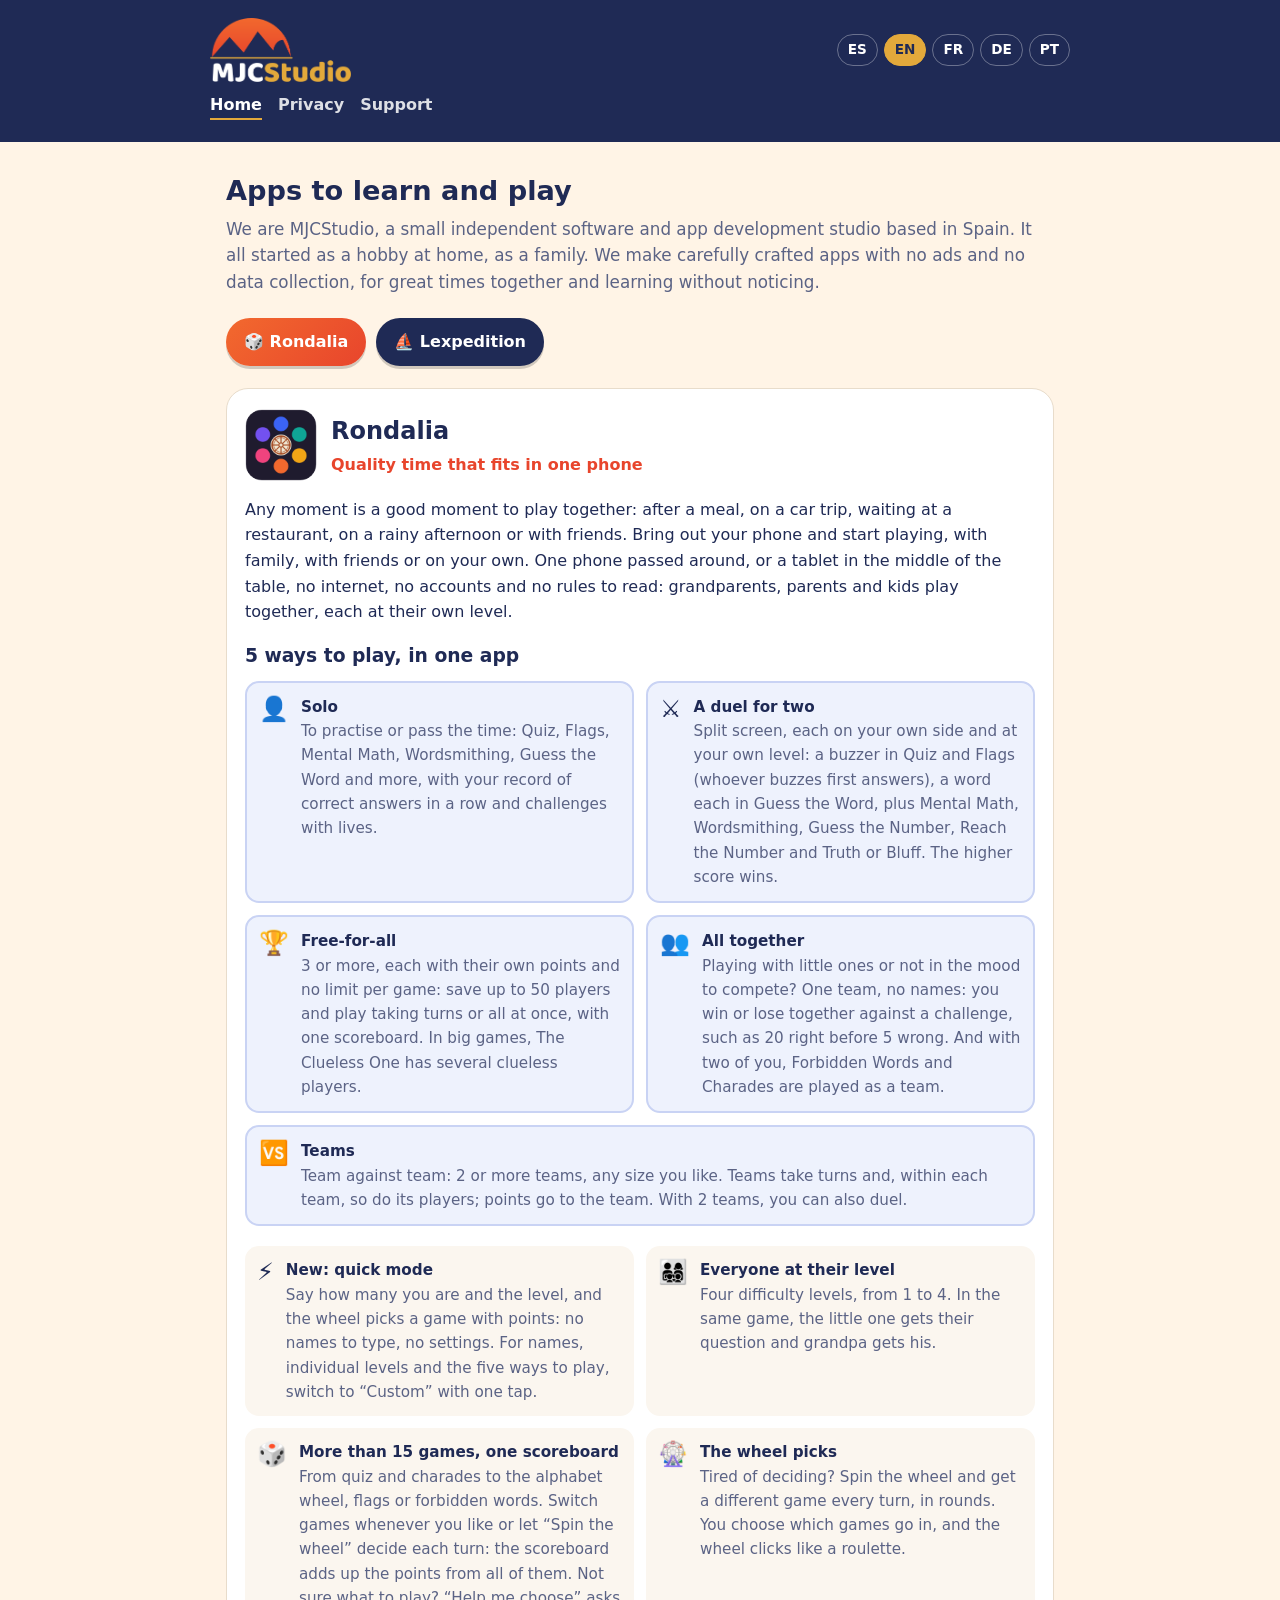
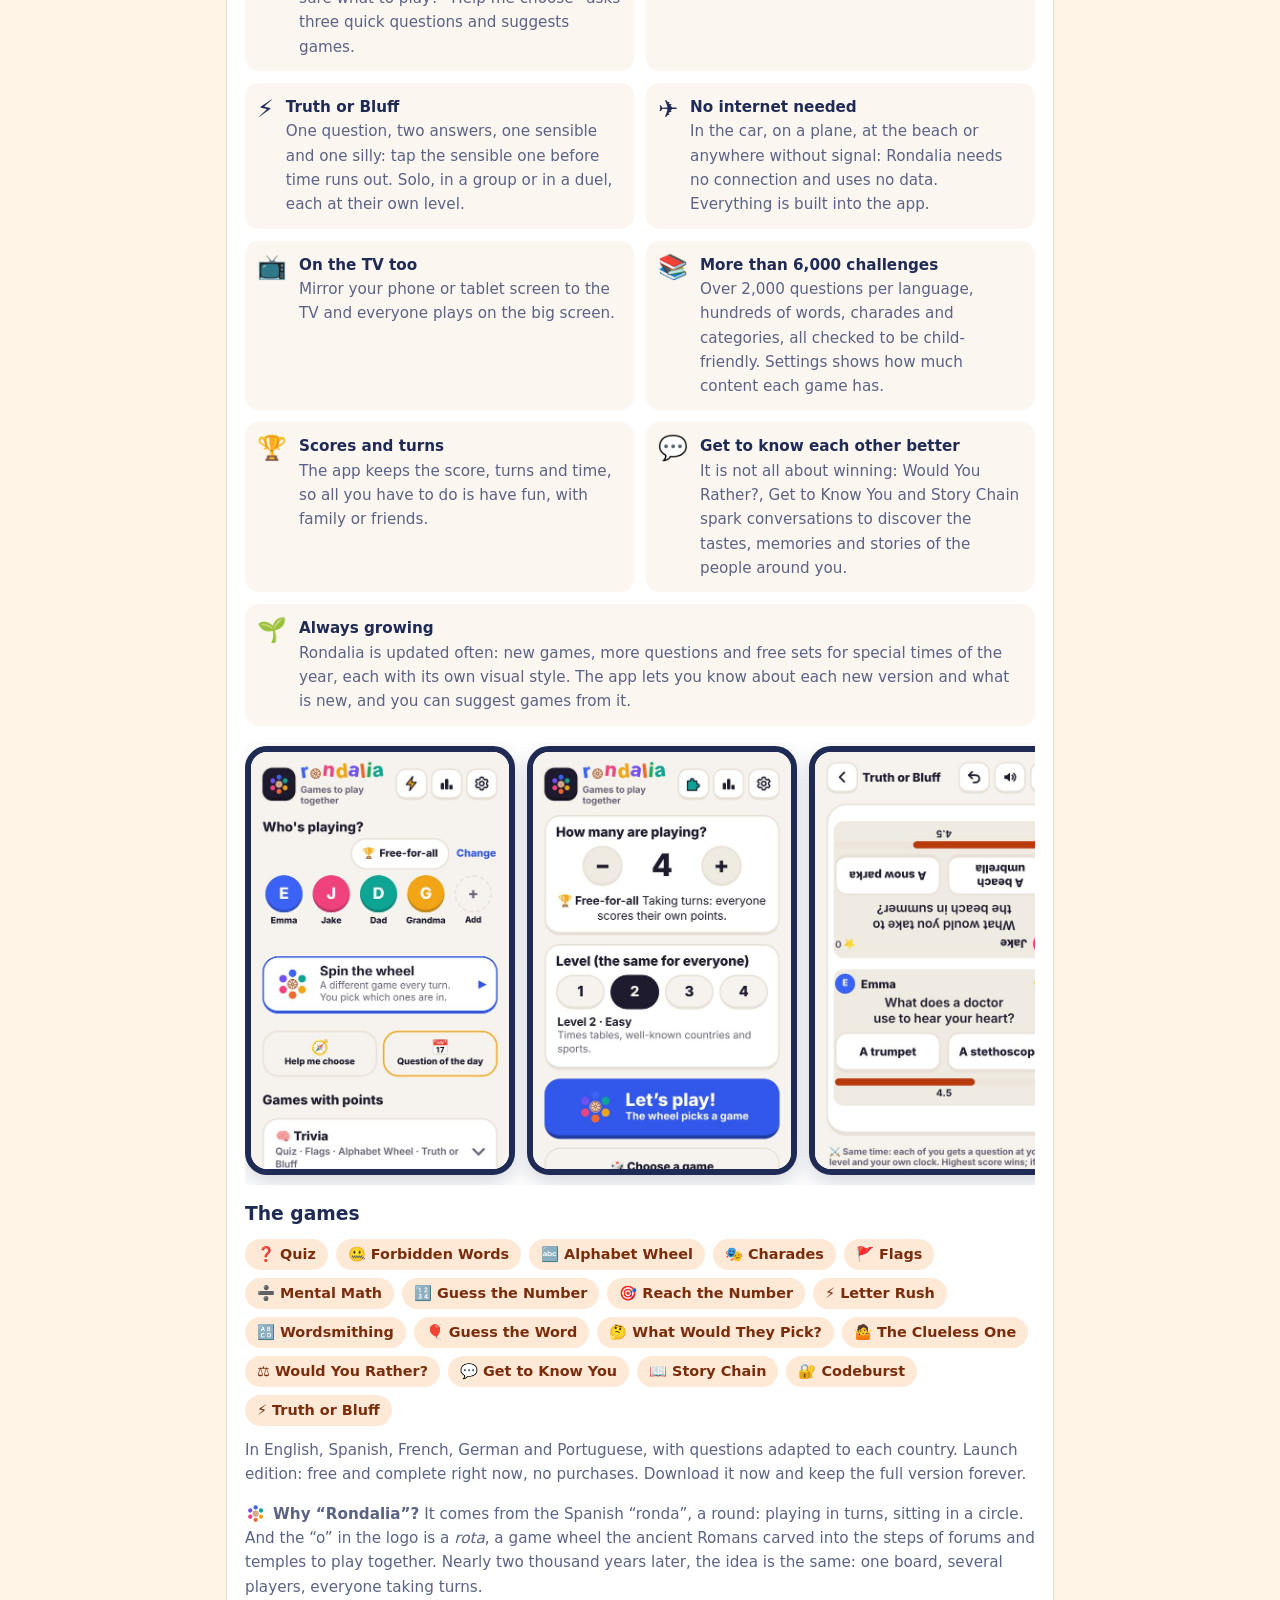
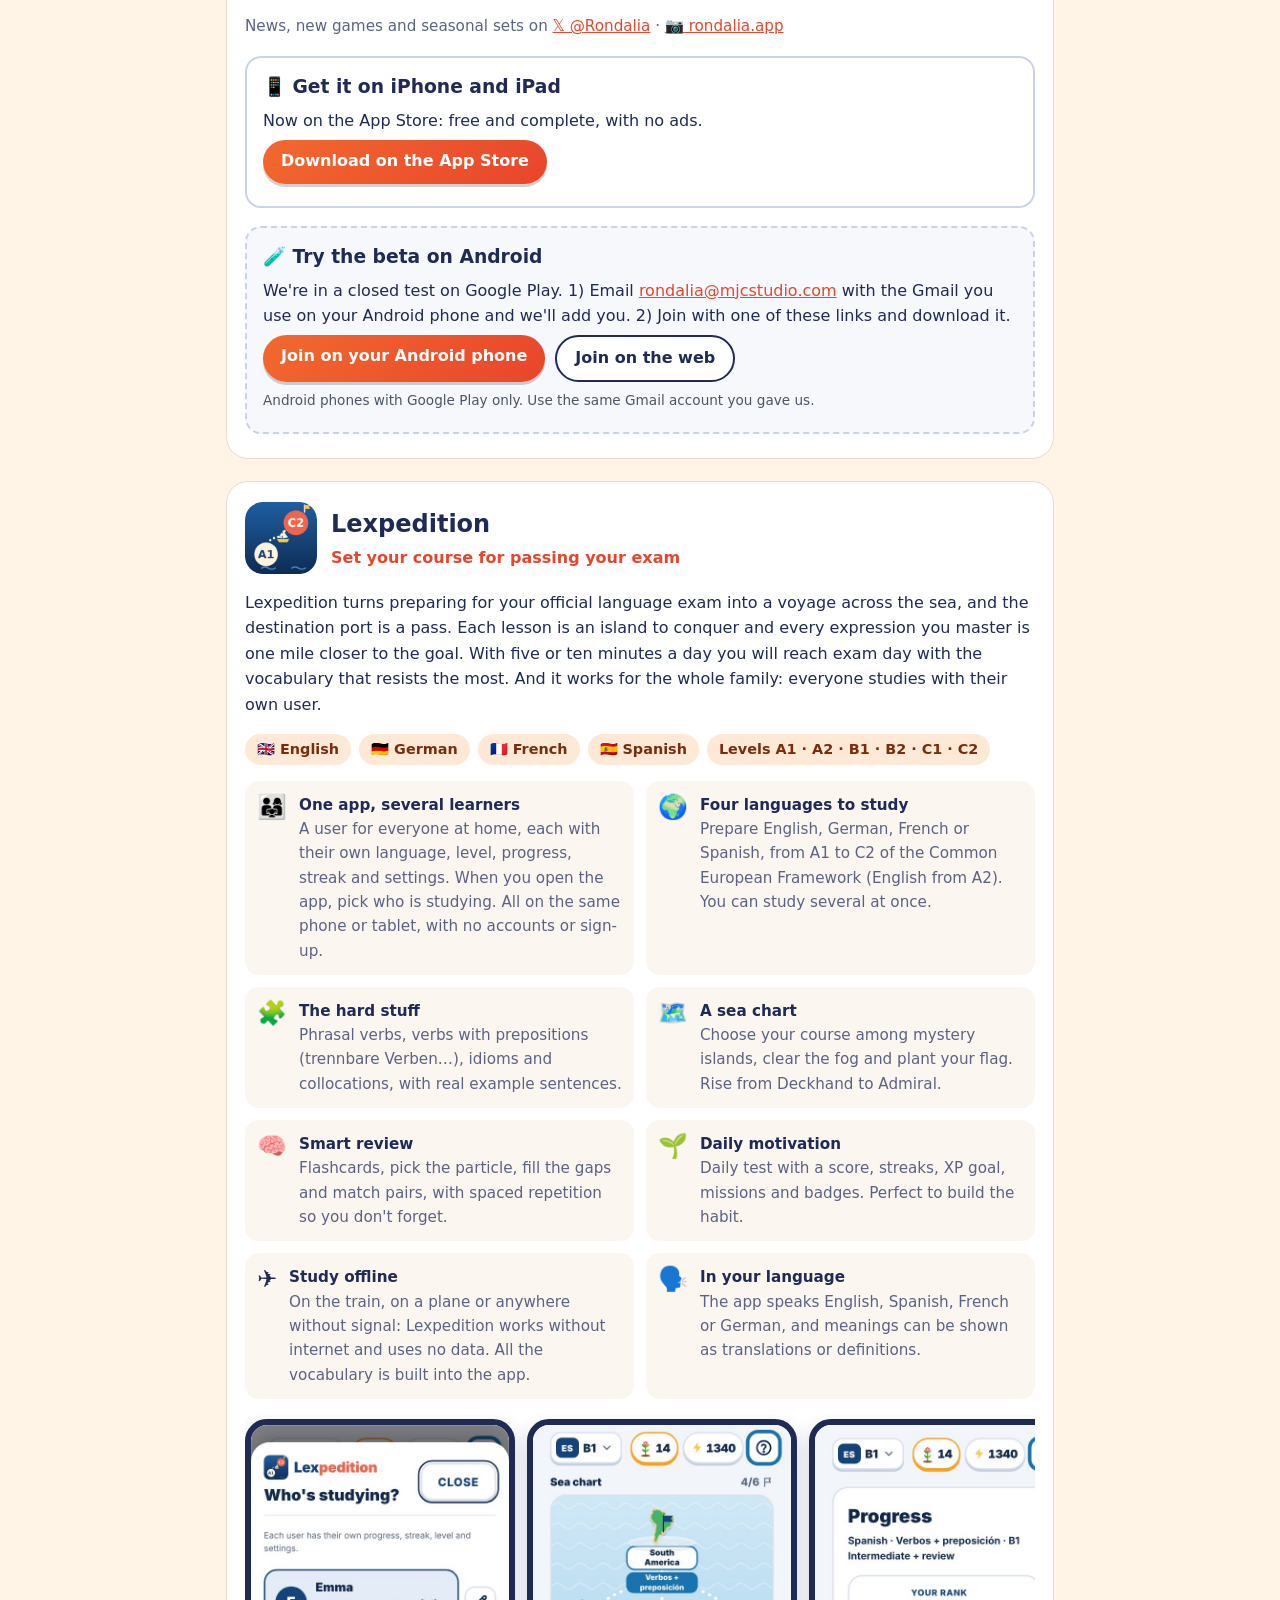
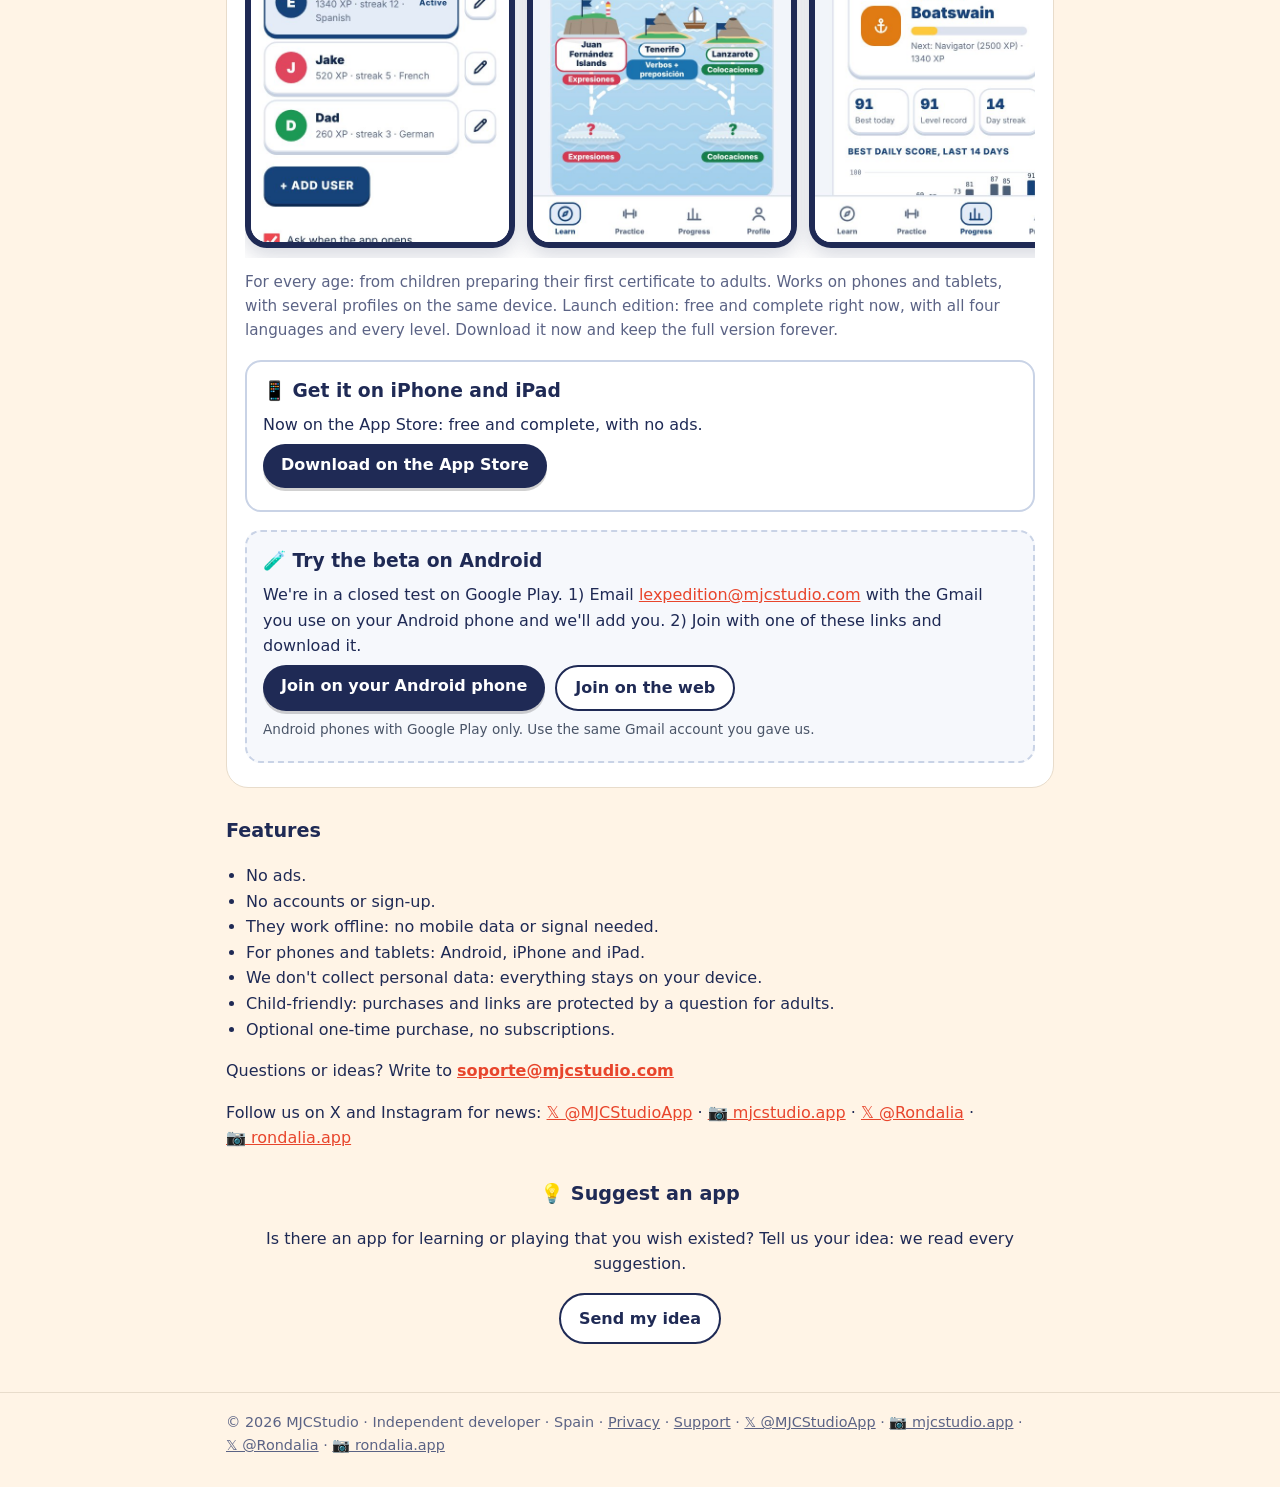
<file: docs/index.html>
<!doctype html>
<html lang="es" data-lang="es">
<head>
<meta charset="utf-8">
<meta name="viewport" content="width=device-width,initial-scale=1">
<title>MJCStudio · Apps para aprender y jugar</title>
<meta name="t-es" content="MJCStudio · Apps para aprender y jugar"><meta name="t-en" content="MJCStudio · Apps to learn and play"><meta name="t-fr" content="MJCStudio · Applis pour apprendre et jouer"><meta name="t-de" content="MJCStudio · Apps zum Lernen und Spielen"><meta name="t-pt" content="MJCStudio · Apps para aprender e jogar">
<meta name="description" content="MJCStudio: Rondalia (juegos en grupo) y Lexpedition (vocabulario para exámenes de idiomas).">
<link rel="icon" href="./favicon.png">
<link rel="apple-touch-icon" href="./img/apple-touch-icon.png">
<link rel="stylesheet" href="./site.css">
</head>
<body>
<header><div class="wrap" style="max-width:860px;margin:0 auto">
<a class="logo" href="./"><img src="./img/mjcstudio.png" alt="MJCStudio" height="64"></a>
<nav class="langs" aria-label="Idioma / Language"><button data-set="es">ES</button><button data-set="en">EN</button><button data-set="fr">FR</button><button data-set="de">DE</button><button data-set="pt">PT</button></nav>
</div><div class="wrap" style="max-width:860px;margin:0 auto;padding:0"><nav class="menu"><a href="./" class=on><span data-l="es">Inicio</span><span data-l="en">Home</span><span data-l="fr">Accueil</span><span data-l="de">Start</span><span data-l="pt">Início</span></a><a href="./privacidad/"><span data-l="es">Privacidad</span><span data-l="en">Privacy</span><span data-l="fr">Confidentialité</span><span data-l="de">Datenschutz</span><span data-l="pt">Privacidade</span></a><a href="./soporte/"><span data-l="es">Soporte</span><span data-l="en">Support</span><span data-l="fr">Assistance</span><span data-l="de">Support</span><span data-l="pt">Apoio</span></a></nav></div></header>
<main><div class="wrap">
<div data-l="es" lang="es"><section class="hero">
<h1>Apps para aprender y jugar</h1>
<p class="lead">Somos MJCStudio, un pequeño estudio independiente de desarrollo de software y aplicaciones, con sede en España. Todo empezó como un hobby en casa, en familia. Hacemos apps cuidadas, sin anuncios y sin recoger datos, para pasar buenos ratos juntos y aprender sin darse cuenta.</p>
<div class="cta"><a class="btn r" href="#rondalia-es">🎲 Rondalia</a><a class="btn l" href="#lexpedition-es">⛵ Lexpedition</a></div>
</section>

<section class="appsec" id="rondalia-es">
<div class="apphead"><img src="./img/rondalia.png" alt="" width="72" height="72"><div><h2>Rondalia</h2><p class="kicker">Momentos de calidad que caben en un móvil</p></div></div>
<p>Cualquier rato es bueno para jugar juntos: la sobremesa, un viaje en coche, la espera en un restaurante, una tarde de lluvia o una reunión con amigos. Saca el móvil y empieza la partida, en familia, con amigos o tú solo. Un solo móvil que se va pasando, o una tableta en el centro de la mesa, sin internet, sin cuentas y sin que nadie tenga que leer instrucciones: abuelos, padres y peques juegan juntos, cada uno a su nivel.</p>
<h3 class="modes-h">5 formas de jugar, en la misma app</h3>
<div class="modes"><div class="feats"><div class="feat"><span class="fi">👤</span><div><strong>Solo</strong><br>Para practicar o pasar el rato: Preguntas, Banderas, Cálculo, Palabrea, Adivina la palabra y más, con tu récord de aciertos seguidos y retos con vidas.</div></div><div class="feat"><span class="fi">⚔️</span><div><strong>Duelo para dos</strong><br>Pantalla dividida, cada uno en su lado y a su nivel: pulsador en Preguntas y Banderas (responde quien pulse antes), una palabra para cada uno en Adivina la palabra, y Cálculo, Palabrea, Adivina el número, Llega al número y ¿Verdad o broma? Gana quien sume más.</div></div><div class="feat"><span class="fi">🏆</span><div><strong>Todos contra todos</strong><br>De 3 en adelante, cada uno con sus puntos y sin límite por juego: guarda hasta 50 jugadores y jugad por turnos o todos a la vez, con un solo marcador. En las partidas grandes, El despistado tiene varios despistados.</div></div><div class="feat"><span class="fi">👥</span><div><strong>Todos juntos</strong><br>¿Con niños pequeños o sin ganas de competir? Un solo equipo, sin nombres: ganáis o perdéis juntos contra un reto, como 20 aciertos antes de 5 fallos. Y si sois dos, Palabra prohibida y Mímica se juegan en equipo.</div></div><div class="feat"><span class="fi">🆚</span><div><strong>Por equipos</strong><br>Equipo contra equipo: 2 o más equipos, del tamaño que queráis. Se turnan los equipos y, dentro de cada uno, sus jugadores; los puntos son del equipo. Con 2 equipos, también en duelo.</div></div></div></div>
<div class="feats"><div class="feat"><span class="fi">⚡</span><div><strong>Nuevo: modo rápido</strong><br>Decid cuántos sois y el nivel, y la rueda elige un juego con puntos: sin escribir nombres ni tocar ajustes. Para jugar con nombres, nivel propio y las cinco formas de jugar, pasad a «Personalizado» con un toque.</div></div><div class="feat"><span class="fi">👨‍👩‍👧‍👦</span><div><strong>Cada uno a su nivel</strong><br>Cuatro niveles de dificultad, del 1 al 4. En la misma partida, el peque recibe su pregunta y el abuelo la suya.</div></div><div class="feat"><span class="fi">🎲</span><div><strong>Más de 15 juegos, un solo marcador</strong><br>Desde preguntas y mímica hasta el abecedario, banderas o palabra prohibida. Cambiad de juego cuando queráis o dejad que «La rueda elige» decida en cada turno: el marcador suma los puntos de todos. ¿No sabéis a qué jugar? «Ayúdame a elegir» os propone juegos con tres preguntas rápidas.</div></div><div class="feat"><span class="fi">🎡</span><div><strong>La rueda elige</strong><br>¿Sin ganas de decidir? Gira la rueda y toca un juego distinto en cada turno, por rondas. Tú eliges cuáles entran, y la rueda suena como una ruleta.</div></div><div class="feat"><span class="fi">⚡</span><div><strong>¿Verdad o broma?</strong><br>Una pregunta y dos respuestas, una lógica y otra disparatada: toca la lógica antes de que se acabe el tiempo. Solo, en grupo o en duelo, cada uno a su nivel.</div></div><div class="feat"><span class="fi">✈️</span><div><strong>Sin internet</strong><br>En el coche, en el avión, en la playa o en el pueblo sin cobertura: Rondalia no necesita conexión ni gasta datos. Todo va dentro de la app.</div></div><div class="feat"><span class="fi">📺</span><div><strong>También en la tele</strong><br>Duplica la pantalla del móvil o la tableta en la tele y jugad todos viéndola en grande.</div></div><div class="feat"><span class="fi">📚</span><div><strong>Más de 6.000 retos</strong><br>Más de 2.000 preguntas por idioma, cientos de palabras, mímicas y categorías, y todo el contenido revisado para que sea apto para niños. En Ajustes ves cuánto contenido tiene cada juego.</div></div><div class="feat"><span class="fi">🏆</span><div><strong>Marcador y turnos</strong><br>La app lleva los puntos, los turnos y el tiempo, para que vosotros solo os preocupéis de pasarlo bien, en familia o con amigos.</div></div><div class="feat"><span class="fi">💬</span><div><strong>Para conoceros mejor</strong><br>No todo es competir: ¿Qué prefieres?, Conocernos e Historia encadenada abren conversaciones para descubrir gustos, recuerdos y anécdotas de los demás.</div></div><div class="feat"><span class="fi">🌱</span><div><strong>Siempre creciendo</strong><br>Rondalia se actualiza con frecuencia: juegos nuevos, más preguntas y sets gratis para las fechas especiales del año, con su propio estilo visual. La app te avisa de cada versión nueva y te cuenta sus novedades, y desde ella puedes sugerirnos juegos.</div></div></div>
<div class="shots"><img src="./img/ron-inicio-es.jpg" alt="Pantalla de inicio de Rondalia" loading="lazy" width="270" height="436"><img src="./img/ron-rapido-es.jpg" alt="Modo rápido de Rondalia: cuántos jugáis, nivel y «¡A jugar!»" loading="lazy" width="270" height="436"><img src="./img/ron-verdad-es.jpg" alt="¿Verdad o broma? en duelo, con la pantalla dividida" loading="lazy" width="270" height="436"><img src="./img/ron-abecedario-es.jpg" alt="Juego del Abecedario en Rondalia" loading="lazy" width="270" height="436"></div>
<h3>Los juegos</h3>
<div class="chips"><span>❓ Preguntas</span><span>🤐 Palabra prohibida</span><span>🔤 Abecedario</span><span>🎭 Mímica</span><span>🚩 Banderas</span><span>➗ Cálculo</span><span>🔢 Adivina el número</span><span>🎯 Llega al número</span><span>⚡ Letra al vuelo</span><span>🔠 Palabrea</span><span>🎈 Adivina la palabra</span><span>🤔 ¿Qué elegiría?</span><span>🤷 El despistado</span><span>⚖️ ¿Qué prefieres?</span><span>💬 Conocernos</span><span>📖 Historia encadenada</span><span>🔐 Descifra el código</span><span>⚡ ¿Verdad o broma?</span></div>
<p class="note">En español, inglés, francés, alemán y portugués, con preguntas adaptadas a cada país. Edición de lanzamiento: ahora gratis y completa, sin compras. Descárgala ahora y tenla completa para siempre.</p>
<p class="note"><svg class="rota-ico" viewBox="0 0 512 512" width="22" height="22" aria-hidden="true" focusable="false"><circle cx="256" cy="106" r="52" fill="#3B63F5"/><circle cx="385.9" cy="181" r="52" fill="#0FA595"/><circle cx="385.9" cy="331" r="52" fill="#F2A516"/><circle cx="256" cy="406" r="52" fill="#F2692E"/><circle cx="126.1" cy="331" r="52" fill="#F0437E"/><circle cx="126.1" cy="181" r="52" fill="#7351F0"/><circle cx="256" cy="256" r="74" fill="#EFE6D2"/><circle cx="256" cy="256" r="63.6" fill="none" stroke="#A4471F" stroke-width="9.2"/><circle cx="256" cy="256" r="50.3" fill="none" stroke="#A4471F" stroke-width="3.3"/><g stroke="#A4471F" stroke-width="6.6" stroke-linecap="round"><line x1="315.2" y1="256" x2="196.8" y2="256"/><line x1="297.9" y1="297.9" x2="214.1" y2="214.1"/><line x1="256" y1="315.2" x2="256" y2="196.8"/><line x1="214.1" y1="297.9" x2="297.9" y2="214.1"/></g><circle cx="256" cy="256" r="14.8" fill="#EFE6D2" stroke="#A4471F" stroke-width="7.9"/></svg> <strong>¿Por qué «Rondalia»?</strong> Viene de «ronda»: jugar por turnos, en corro. Y la «o» del logo es una <em>rota</em>, una rueda de juego que los antiguos romanos grababan en las escaleras de foros y templos para jugar en grupo. Casi dos mil años después, la idea sigue siendo la misma: un tablero, varios jugadores y cada uno en su turno.</p>
<p class="note">Novedades, juegos nuevos y sets de temporada en <a href="https://x.com/Rondalia" rel="noopener">𝕏 @Rondalia</a> · <a href="https://www.instagram.com/rondalia.app/" rel="noopener">📷 rondalia.app</a></p>
<div class="store"><h3>📱 Descárgala en iPhone y iPad</h3><p>Ya está en la App Store: gratis y completa, sin anuncios.</p><div class="cta"><a class="btn r" href="https://apps.apple.com/es/app/id6829351479" rel="noopener">Descargar en la App Store</a></div></div>
<div class="beta"><h3>🧪 Prueba la beta en Android</h3><p>Estamos en prueba cerrada en Google Play. 1) Escríbenos a <a href="mailto:rondalia@mjcstudio.com">rondalia@mjcstudio.com</a> con el Gmail que usas en tu móvil Android y te añadimos. 2) Únete con uno de estos enlaces y descárgala.</p><div class="cta"><a class="btn r" href="https://play.google.com/store/apps/details?id=com.mjcstudio.rondalia" rel="noopener">Unirse desde el móvil Android</a><a class="btn ghost" href="https://play.google.com/apps/testing/com.mjcstudio.rondalia" rel="noopener">Unirse desde la web</a></div><p class="small">Solo para móviles Android con Google Play. Usa la misma cuenta de Gmail que nos diste.</p></div>
</section>

<section class="appsec" id="lexpedition-es">
<div class="apphead"><img src="./img/lexpedition.png" alt="" width="72" height="72"><div><h2>Lexpedition</h2><p class="kicker">Rumbo fijo: aprobar tu examen</p></div></div>
<p>Lexpedition convierte la preparación de tu examen oficial de idiomas en una travesía por el mar, y el puerto de destino es el aprobado. Cada lección es una isla que conquistar y cada expresión que dominas es una milla menos hasta la meta. Con cinco o diez minutos al día llegarás al examen con el vocabulario que más se resiste. Y sirve para toda la familia: cada persona estudia con su propio usuario.</p>
<div class="chips"><span>🇬🇧 Inglés</span><span>🇩🇪 Alemán</span><span>🇫🇷 Francés</span><span>🇪🇸 Español</span><span>Niveles A1 · A2 · B1 · B2 · C1 · C2</span></div>
<div class="feats"><div class="feat"><span class="fi">👨‍👩‍👧</span><div><strong>Una app, varios alumnos</strong><br>Un usuario para cada persona de casa, cada uno con su idioma, su nivel, su progreso, su racha y sus ajustes. Al abrir la app eliges quién va a estudiar. Todo en el mismo móvil o tableta, sin cuentas ni registro.</div></div><div class="feat"><span class="fi">🌍</span><div><strong>Cuatro idiomas para estudiar</strong><br>Prepara inglés, alemán, francés o español, del nivel A1 al C2 del Marco Común Europeo (inglés, desde A2). Puedes estudiar varios a la vez.</div></div><div class="feat"><span class="fi">🧩</span><div><strong>Lo que más cuesta</strong><br>Verbos con partícula o preposición (phrasal verbs, trennbare Verben…), expresiones idiomáticas y colocaciones, con frases de ejemplo reales.</div></div><div class="feat"><span class="fi">🗺️</span><div><strong>Una carta de navegación</strong><br>Elige tu rumbo entre islas misteriosas, despeja la niebla y planta tu bandera. Asciende de Grumete a Almirante.</div></div><div class="feat"><span class="fi">🧠</span><div><strong>Repaso inteligente</strong><br>Tarjetas, elegir la partícula, completar huecos y unir parejas, con repetición espaciada para que no se olvide lo aprendido.</div></div><div class="feat"><span class="fi">🌱</span><div><strong>Motivación diaria</strong><br>Test diario con nota, racha, meta de XP, misiones e insignias. Ideal para crear el hábito.</div></div><div class="feat"><span class="fi">✈️</span><div><strong>Sin conexión</strong><br>En el metro, en el avión o donde no haya cobertura: Lexpedition funciona sin internet y sin gastar datos. Todo el vocabulario va dentro de la app.</div></div><div class="feat"><span class="fi">🗣️</span><div><strong>En tu idioma</strong><br>La app habla español, inglés, francés o alemán, y los significados pueden salir traducidos a tu idioma o como definición.</div></div></div>
<div class="shots"><img src="./img/lex-usuarios-es.jpg" alt="«¿Quién va a estudiar?»: varios usuarios en Lexpedition" loading="lazy" width="270" height="436"><img src="./img/lex-carta-es.jpg" alt="Carta de navegación de Lexpedition" loading="lazy" width="270" height="436"><img src="./img/lex-progreso-es.jpg" alt="Progreso, rango y récords en Lexpedition" loading="lazy" width="270" height="436"></div>
<p class="note">Para cualquier edad: desde niños que preparan su primer certificado hasta adultos. Funciona en móvil y tableta, con varios perfiles en el mismo dispositivo. Edición de lanzamiento: ahora gratis y completa, con los cuatro idiomas y todos los niveles. Descárgala ahora y tenla completa para siempre.</p>
<div class="store"><h3>📱 Descárgala en iPhone y iPad</h3><p>Ya está en la App Store: gratis y completa, sin anuncios.</p><div class="cta"><a class="btn l" href="https://apps.apple.com/es/app/id6829351766" rel="noopener">Descargar en la App Store</a></div></div>
<div class="beta"><h3>🧪 Prueba la beta en Android</h3><p>Estamos en prueba cerrada en Google Play. 1) Escríbenos a <a href="mailto:lexpedition@mjcstudio.com">lexpedition@mjcstudio.com</a> con el Gmail que usas en tu móvil Android y te añadimos. 2) Únete con uno de estos enlaces y descárgala.</p><div class="cta"><a class="btn l" href="https://play.google.com/store/apps/details?id=com.mjcstudio.lexpedition" rel="noopener">Unirse desde el móvil Android</a><a class="btn ghost" href="https://play.google.com/apps/testing/com.mjcstudio.lexpedition" rel="noopener">Unirse desde la web</a></div><p class="small">Solo para móviles Android con Google Play. Usa la misma cuenta de Gmail que nos diste.</p></div>
</section>

<section class="promise">
<h2>Características</h2>
<ul><li>Sin anuncios.</li><li>Sin cuentas ni registro.</li><li>Funcionan sin conexión: sin datos móviles ni cobertura.</li><li>Para móvil y tableta: Android, iPhone y iPad.</li><li>No recogemos datos personales: todo se guarda en tu dispositivo.</li><li>Aptas para menores: compras y enlaces protegidos con una pregunta para adultos.</li><li>Compra única opcional, sin suscripciones.</li></ul>
<p>¿Dudas o ideas? Escríbenos a <a class="mail" href="mailto:soporte@mjcstudio.com">soporte@mjcstudio.com</a></p>
<p>Síguenos en X e Instagram para conocer las novedades: <a href="https://x.com/MJCStudioApp" rel="noopener">𝕏 @MJCStudioApp</a> · <a href="https://www.instagram.com/mjcstudio.app/" rel="noopener">📷 mjcstudio.app</a> · <a href="https://x.com/Rondalia" rel="noopener">𝕏 @Rondalia</a> · <a href="https://www.instagram.com/rondalia.app/" rel="noopener">📷 rondalia.app</a></p>
</section>

<section class="idea">
<h2>💡 Sugiere una app</h2>
<p>¿Echas en falta alguna app para aprender o jugar? Cuéntanos tu idea: leemos todas las propuestas.</p>
<div class="cta"><a class="btn ghost" href="mailto:soporte@mjcstudio.com?subject=Idea%20para%20una%20app">Enviar mi idea</a></div>
</section></div><div data-l="en" lang="en"><section class="hero">
<h1>Apps to learn and play</h1>
<p class="lead">We are MJCStudio, a small independent software and app development studio based in Spain. It all started as a hobby at home, as a family. We make carefully crafted apps with no ads and no data collection, for great times together and learning without noticing.</p>
<div class="cta"><a class="btn r" href="#rondalia-en">🎲 Rondalia</a><a class="btn l" href="#lexpedition-en">⛵ Lexpedition</a></div>
</section>

<section class="appsec" id="rondalia-en">
<div class="apphead"><img src="./img/rondalia.png" alt="" width="72" height="72"><div><h2>Rondalia</h2><p class="kicker">Quality time that fits in one phone</p></div></div>
<p>Any moment is a good moment to play together: after a meal, on a car trip, waiting at a restaurant, on a rainy afternoon or with friends. Bring out your phone and start playing, with family, with friends or on your own. One phone passed around, or a tablet in the middle of the table, no internet, no accounts and no rules to read: grandparents, parents and kids play together, each at their own level.</p>
<h3 class="modes-h">5 ways to play, in one app</h3>
<div class="modes"><div class="feats"><div class="feat"><span class="fi">👤</span><div><strong>Solo</strong><br>To practise or pass the time: Quiz, Flags, Mental Math, Wordsmithing, Guess the Word and more, with your record of correct answers in a row and challenges with lives.</div></div><div class="feat"><span class="fi">⚔️</span><div><strong>A duel for two</strong><br>Split screen, each on your own side and at your own level: a buzzer in Quiz and Flags (whoever buzzes first answers), a word each in Guess the Word, plus Mental Math, Wordsmithing, Guess the Number, Reach the Number and Truth or Bluff. The higher score wins.</div></div><div class="feat"><span class="fi">🏆</span><div><strong>Free-for-all</strong><br>3 or more, each with their own points and no limit per game: save up to 50 players and play taking turns or all at once, with one scoreboard. In big games, The Clueless One has several clueless players.</div></div><div class="feat"><span class="fi">👥</span><div><strong>All together</strong><br>Playing with little ones or not in the mood to compete? One team, no names: you win or lose together against a challenge, such as 20 right before 5 wrong. And with two of you, Forbidden Words and Charades are played as a team.</div></div><div class="feat"><span class="fi">🆚</span><div><strong>Teams</strong><br>Team against team: 2 or more teams, any size you like. Teams take turns and, within each team, so do its players; points go to the team. With 2 teams, you can also duel.</div></div></div></div>
<div class="feats"><div class="feat"><span class="fi">⚡</span><div><strong>New: quick mode</strong><br>Say how many you are and the level, and the wheel picks a game with points: no names to type, no settings. For names, individual levels and the five ways to play, switch to “Custom” with one tap.</div></div><div class="feat"><span class="fi">👨‍👩‍👧‍👦</span><div><strong>Everyone at their level</strong><br>Four difficulty levels, from 1 to 4. In the same game, the little one gets their question and grandpa gets his.</div></div><div class="feat"><span class="fi">🎲</span><div><strong>More than 15 games, one scoreboard</strong><br>From quiz and charades to the alphabet wheel, flags or forbidden words. Switch games whenever you like or let “Spin the wheel” decide each turn: the scoreboard adds up the points from all of them. Not sure what to play? “Help me choose” asks three quick questions and suggests games.</div></div><div class="feat"><span class="fi">🎡</span><div><strong>The wheel picks</strong><br>Tired of deciding? Spin the wheel and get a different game every turn, in rounds. You choose which games go in, and the wheel clicks like a roulette.</div></div><div class="feat"><span class="fi">⚡</span><div><strong>Truth or Bluff</strong><br>One question, two answers, one sensible and one silly: tap the sensible one before time runs out. Solo, in a group or in a duel, each at their own level.</div></div><div class="feat"><span class="fi">✈️</span><div><strong>No internet needed</strong><br>In the car, on a plane, at the beach or anywhere without signal: Rondalia needs no connection and uses no data. Everything is built into the app.</div></div><div class="feat"><span class="fi">📺</span><div><strong>On the TV too</strong><br>Mirror your phone or tablet screen to the TV and everyone plays on the big screen.</div></div><div class="feat"><span class="fi">📚</span><div><strong>More than 6,000 challenges</strong><br>Over 2,000 questions per language, hundreds of words, charades and categories, all checked to be child-friendly. Settings shows how much content each game has.</div></div><div class="feat"><span class="fi">🏆</span><div><strong>Scores and turns</strong><br>The app keeps the score, turns and time, so all you have to do is have fun, with family or friends.</div></div><div class="feat"><span class="fi">💬</span><div><strong>Get to know each other better</strong><br>It is not all about winning: Would You Rather?, Get to Know You and Story Chain spark conversations to discover the tastes, memories and stories of the people around you.</div></div><div class="feat"><span class="fi">🌱</span><div><strong>Always growing</strong><br>Rondalia is updated often: new games, more questions and free sets for special times of the year, each with its own visual style. The app lets you know about each new version and what is new, and you can suggest games from it.</div></div></div>
<div class="shots"><img src="./img/ron-inicio-en.jpg" alt="Rondalia home screen" loading="lazy" width="270" height="436"><img src="./img/ron-rapido-en.jpg" alt="Rondalia quick mode: number of players, level and “Let’s play!”" loading="lazy" width="270" height="436"><img src="./img/ron-verdad-en.jpg" alt="Truth or Bluff duel on a split screen" loading="lazy" width="270" height="436"><img src="./img/ron-abecedario-en.jpg" alt="Alphabet Wheel in Rondalia" loading="lazy" width="270" height="436"></div>
<h3>The games</h3>
<div class="chips"><span>❓ Quiz</span><span>🤐 Forbidden Words</span><span>🔤 Alphabet Wheel</span><span>🎭 Charades</span><span>🚩 Flags</span><span>➗ Mental Math</span><span>🔢 Guess the Number</span><span>🎯 Reach the Number</span><span>⚡ Letter Rush</span><span>🔠 Wordsmithing</span><span>🎈 Guess the Word</span><span>🤔 What Would They Pick?</span><span>🤷 The Clueless One</span><span>⚖️ Would You Rather?</span><span>💬 Get to Know You</span><span>📖 Story Chain</span><span>🔐 Codeburst</span><span>⚡ Truth or Bluff</span></div>
<p class="note">In English, Spanish, French, German and Portuguese, with questions adapted to each country. Launch edition: free and complete right now, no purchases. Download it now and keep the full version forever.</p>
<p class="note"><svg class="rota-ico" viewBox="0 0 512 512" width="22" height="22" aria-hidden="true" focusable="false"><circle cx="256" cy="106" r="52" fill="#3B63F5"/><circle cx="385.9" cy="181" r="52" fill="#0FA595"/><circle cx="385.9" cy="331" r="52" fill="#F2A516"/><circle cx="256" cy="406" r="52" fill="#F2692E"/><circle cx="126.1" cy="331" r="52" fill="#F0437E"/><circle cx="126.1" cy="181" r="52" fill="#7351F0"/><circle cx="256" cy="256" r="74" fill="#EFE6D2"/><circle cx="256" cy="256" r="63.6" fill="none" stroke="#A4471F" stroke-width="9.2"/><circle cx="256" cy="256" r="50.3" fill="none" stroke="#A4471F" stroke-width="3.3"/><g stroke="#A4471F" stroke-width="6.6" stroke-linecap="round"><line x1="315.2" y1="256" x2="196.8" y2="256"/><line x1="297.9" y1="297.9" x2="214.1" y2="214.1"/><line x1="256" y1="315.2" x2="256" y2="196.8"/><line x1="214.1" y1="297.9" x2="297.9" y2="214.1"/></g><circle cx="256" cy="256" r="14.8" fill="#EFE6D2" stroke="#A4471F" stroke-width="7.9"/></svg> <strong>Why “Rondalia”?</strong> It comes from the Spanish “ronda”, a round: playing in turns, sitting in a circle. And the “o” in the logo is a <em>rota</em>, a game wheel the ancient Romans carved into the steps of forums and temples to play together. Nearly two thousand years later, the idea is the same: one board, several players, everyone taking turns.</p>
<p class="note">News, new games and seasonal sets on <a href="https://x.com/Rondalia" rel="noopener">𝕏 @Rondalia</a> · <a href="https://www.instagram.com/rondalia.app/" rel="noopener">📷 rondalia.app</a></p>
<div class="store"><h3>📱 Get it on iPhone and iPad</h3><p>Now on the App Store: free and complete, with no ads.</p><div class="cta"><a class="btn r" href="https://apps.apple.com/us/app/id6829351479" rel="noopener">Download on the App Store</a></div></div>
<div class="beta"><h3>🧪 Try the beta on Android</h3><p>We're in a closed test on Google Play. 1) Email <a href="mailto:rondalia@mjcstudio.com">rondalia@mjcstudio.com</a> with the Gmail you use on your Android phone and we'll add you. 2) Join with one of these links and download it.</p><div class="cta"><a class="btn r" href="https://play.google.com/store/apps/details?id=com.mjcstudio.rondalia" rel="noopener">Join on your Android phone</a><a class="btn ghost" href="https://play.google.com/apps/testing/com.mjcstudio.rondalia" rel="noopener">Join on the web</a></div><p class="small">Android phones with Google Play only. Use the same Gmail account you gave us.</p></div>
</section>

<section class="appsec" id="lexpedition-en">
<div class="apphead"><img src="./img/lexpedition.png" alt="" width="72" height="72"><div><h2>Lexpedition</h2><p class="kicker">Set your course for passing your exam</p></div></div>
<p>Lexpedition turns preparing for your official language exam into a voyage across the sea, and the destination port is a pass. Each lesson is an island to conquer and every expression you master is one mile closer to the goal. With five or ten minutes a day you will reach exam day with the vocabulary that resists the most. And it works for the whole family: everyone studies with their own user.</p>
<div class="chips"><span>🇬🇧 English</span><span>🇩🇪 German</span><span>🇫🇷 French</span><span>🇪🇸 Spanish</span><span>Levels A1 · A2 · B1 · B2 · C1 · C2</span></div>
<div class="feats"><div class="feat"><span class="fi">👨‍👩‍👧</span><div><strong>One app, several learners</strong><br>A user for everyone at home, each with their own language, level, progress, streak and settings. When you open the app, pick who is studying. All on the same phone or tablet, with no accounts or sign-up.</div></div><div class="feat"><span class="fi">🌍</span><div><strong>Four languages to study</strong><br>Prepare English, German, French or Spanish, from A1 to C2 of the Common European Framework (English from A2). You can study several at once.</div></div><div class="feat"><span class="fi">🧩</span><div><strong>The hard stuff</strong><br>Phrasal verbs, verbs with prepositions (trennbare Verben…), idioms and collocations, with real example sentences.</div></div><div class="feat"><span class="fi">🗺️</span><div><strong>A sea chart</strong><br>Choose your course among mystery islands, clear the fog and plant your flag. Rise from Deckhand to Admiral.</div></div><div class="feat"><span class="fi">🧠</span><div><strong>Smart review</strong><br>Flashcards, pick the particle, fill the gaps and match pairs, with spaced repetition so you don't forget.</div></div><div class="feat"><span class="fi">🌱</span><div><strong>Daily motivation</strong><br>Daily test with a score, streaks, XP goal, missions and badges. Perfect to build the habit.</div></div><div class="feat"><span class="fi">✈️</span><div><strong>Study offline</strong><br>On the train, on a plane or anywhere without signal: Lexpedition works without internet and uses no data. All the vocabulary is built into the app.</div></div><div class="feat"><span class="fi">🗣️</span><div><strong>In your language</strong><br>The app speaks English, Spanish, French or German, and meanings can be shown as translations or definitions.</div></div></div>
<div class="shots"><img src="./img/lex-usuarios-en.jpg" alt="“Who is studying?”: several users in Lexpedition" loading="lazy" width="270" height="436"><img src="./img/lex-carta-en.jpg" alt="Lexpedition sea chart" loading="lazy" width="270" height="436"><img src="./img/lex-progreso-en.jpg" alt="Progress, rank and records in Lexpedition" loading="lazy" width="270" height="436"></div>
<p class="note">For every age: from children preparing their first certificate to adults. Works on phones and tablets, with several profiles on the same device. Launch edition: free and complete right now, with all four languages and every level. Download it now and keep the full version forever.</p>
<div class="store"><h3>📱 Get it on iPhone and iPad</h3><p>Now on the App Store: free and complete, with no ads.</p><div class="cta"><a class="btn l" href="https://apps.apple.com/us/app/id6829351766" rel="noopener">Download on the App Store</a></div></div>
<div class="beta"><h3>🧪 Try the beta on Android</h3><p>We're in a closed test on Google Play. 1) Email <a href="mailto:lexpedition@mjcstudio.com">lexpedition@mjcstudio.com</a> with the Gmail you use on your Android phone and we'll add you. 2) Join with one of these links and download it.</p><div class="cta"><a class="btn l" href="https://play.google.com/store/apps/details?id=com.mjcstudio.lexpedition" rel="noopener">Join on your Android phone</a><a class="btn ghost" href="https://play.google.com/apps/testing/com.mjcstudio.lexpedition" rel="noopener">Join on the web</a></div><p class="small">Android phones with Google Play only. Use the same Gmail account you gave us.</p></div>
</section>

<section class="promise">
<h2>Features</h2>
<ul><li>No ads.</li><li>No accounts or sign-up.</li><li>They work offline: no mobile data or signal needed.</li><li>For phones and tablets: Android, iPhone and iPad.</li><li>We don't collect personal data: everything stays on your device.</li><li>Child-friendly: purchases and links are protected by a question for adults.</li><li>Optional one-time purchase, no subscriptions.</li></ul>
<p>Questions or ideas? Write to <a class="mail" href="mailto:soporte@mjcstudio.com">soporte@mjcstudio.com</a></p>
<p>Follow us on X and Instagram for news: <a href="https://x.com/MJCStudioApp" rel="noopener">𝕏 @MJCStudioApp</a> · <a href="https://www.instagram.com/mjcstudio.app/" rel="noopener">📷 mjcstudio.app</a> · <a href="https://x.com/Rondalia" rel="noopener">𝕏 @Rondalia</a> · <a href="https://www.instagram.com/rondalia.app/" rel="noopener">📷 rondalia.app</a></p>
</section>

<section class="idea">
<h2>💡 Suggest an app</h2>
<p>Is there an app for learning or playing that you wish existed? Tell us your idea: we read every suggestion.</p>
<div class="cta"><a class="btn ghost" href="mailto:soporte@mjcstudio.com?subject=App%20idea">Send my idea</a></div>
</section></div><div data-l="fr" lang="fr"><section class="hero">
<h1>Des applis pour apprendre et jouer</h1>
<p class="lead">Nous sommes MJCStudio, un petit studio indépendant de développement de logiciels et d'applications, basé en Espagne. Tout a commencé comme un passe-temps à la maison, en famille. Nous créons des applis soignées, sans publicité et sans collecte de données, pour passer de bons moments ensemble et apprendre sans s'en rendre compte.</p>
<div class="cta"><a class="btn r" href="#rondalia-fr">🎲 Rondalia</a><a class="btn l" href="#lexpedition-fr">⛵ Lexpedition</a></div>
</section>

<section class="appsec" id="rondalia-fr">
<div class="apphead"><img src="./img/rondalia.png" alt="" width="72" height="72"><div><h2>Rondalia</h2><p class="kicker">Des moments de qualité qui tiennent dans un téléphone</p></div></div>
<p>Tous les moments sont bons pour jouer ensemble : après le repas, en voiture, en attendant au restaurant, un après-midi de pluie ou entre amis. Sors ton téléphone et la partie commence, en famille, entre amis ou en solo. Un seul téléphone qui passe de main en main, ou une tablette au centre de la table, sans internet, sans compte et sans règles à lire : grands-parents, parents et enfants jouent ensemble, chacun à son niveau.</p>
<h3 class="modes-h">5 façons de jouer, dans la même appli</h3>
<div class="modes"><div class="feats"><div class="feat"><span class="fi">👤</span><div><strong>Solo</strong><br>Pour s’entraîner ou passer le temps : Quiz, Drapeaux, Calcul mental, Motine, Devine le mot et plus encore, avec ton record de bonnes réponses d’affilée et des défis avec des vies.</div></div><div class="feat"><span class="fi">⚔️</span><div><strong>Un duel à deux</strong><br>Écran partagé, chacun de son côté et à son niveau : un buzzer au Quiz et aux Drapeaux (le premier qui appuie répond), un mot chacun à Devine le mot, et aussi Calcul mental, Motine, Devine le nombre, Atteins le nombre et Vrai ou farfelu ? Le meilleur score gagne.</div></div><div class="feat"><span class="fi">🏆</span><div><strong>Chacun pour soi</strong><br>À partir de 3, chacun ses points et sans limite par jeu : enregistre jusqu’à 50 joueurs et jouez à tour de rôle ou tous en même temps, avec un seul tableau des scores. Dans les grandes parties, Le Distrait a plusieurs distraits.</div></div><div class="feat"><span class="fi">👥</span><div><strong>Tous ensemble</strong><br>Avec de jeunes enfants ou sans envie de compétition ? Une seule équipe, sans prénoms : vous gagnez ou perdez ensemble face à un défi, comme 20 bonnes réponses avant 5 erreurs. Et à deux, Mots interdits et Mime se jouent en équipe.</div></div><div class="feat"><span class="fi">🆚</span><div><strong>En équipes</strong><br>Équipe contre équipe : 2 équipes ou plus, de la taille que vous voulez. Les équipes jouent à tour de rôle et, dans chaque équipe, ses joueurs aussi ; les points vont à l’équipe. À 2 équipes, aussi en duel.</div></div></div></div>
<div class="feats"><div class="feat"><span class="fi">⚡</span><div><strong>Nouveau : mode rapide</strong><br>Dites combien vous êtes et le niveau, et la roue choisit un jeu à points : ni prénoms à écrire ni réglages. Pour les prénoms, le niveau de chacun et les cinq façons de jouer, passez en « Personnalisé » d’un geste.</div></div><div class="feat"><span class="fi">👨‍👩‍👧‍👦</span><div><strong>Chacun à son niveau</strong><br>Quatre niveaux de difficulté, de 1 à 4. Dans la même partie, le petit a sa question et le grand-père la sienne.</div></div><div class="feat"><span class="fi">🎲</span><div><strong>Plus de 15 jeux, un seul score</strong><br>Du quiz et du mime à la roue de l'alphabet, aux drapeaux ou aux mots interdits. Changez de jeu quand vous voulez ou laissez « La roue décide » choisir à chaque tour : le tableau des scores additionne tous les points. Vous ne savez pas à quoi jouer ? « Aide-moi à choisir » pose trois questions rapides et vous propose des jeux.</div></div><div class="feat"><span class="fi">🎡</span><div><strong>La roue décide</strong><br>Pas envie de choisir ? Lancez la roue : un jeu différent à chaque tour, par manches. Vous choisissez les jeux en lice, et la roue cliquette comme une roulette.</div></div><div class="feat"><span class="fi">⚡</span><div><strong>Vrai ou farfelu ?</strong><br>Une question, deux réponses, l’une logique et l’autre farfelue : touche la logique avant la fin du temps. Seul, à plusieurs ou en duel, chacun à son niveau.</div></div><div class="feat"><span class="fi">✈️</span><div><strong>Sans internet</strong><br>En voiture, en avion, à la plage ou à la campagne sans réseau : Rondalia fonctionne sans connexion et sans consommer de données. Tout est déjà dans l'appli.</div></div><div class="feat"><span class="fi">📺</span><div><strong>Aussi sur la télé</strong><br>Duplique l'écran du téléphone ou de la tablette sur la télé et jouez tous en grand.</div></div><div class="feat"><span class="fi">📚</span><div><strong>Plus de 6 000 défis</strong><br>Plus de 2 000 questions par langue, des centaines de mots, de mimes et de catégories, tout vérifié pour convenir aux enfants. Les Réglages montrent le contenu de chaque jeu.</div></div><div class="feat"><span class="fi">🏆</span><div><strong>Score et tours</strong><br>L'appli compte les points, les tours et le temps : vous n'avez plus qu'à vous amuser, en famille ou entre amis.</div></div><div class="feat"><span class="fi">💬</span><div><strong>Pour mieux se connaître</strong><br>Il n'y a pas que la compétition : Tu préfères ?, Faisons connaissance et Histoire à la chaîne lancent des conversations pour découvrir les goûts, les souvenirs et les anecdotes des autres.</div></div><div class="feat"><span class="fi">🌱</span><div><strong>Toujours plus riche</strong><br>Rondalia est mise à jour souvent : nouveaux jeux, plus de questions et packs gratuits pour les moments forts de l'année, chacun avec son propre style visuel. L'appli te prévient à chaque nouvelle version et te présente ses nouveautés, et tu peux nous y proposer des jeux.</div></div></div>
<div class="shots"><img src="./img/ron-inicio-fr.jpg" alt="Écran d'accueil de Rondalia" loading="lazy" width="270" height="436"><img src="./img/ron-rapido-fr.jpg" alt="Mode rapide de Rondalia : nombre de joueurs, niveau et « On joue ! »" loading="lazy" width="270" height="436"><img src="./img/ron-verdad-fr.jpg" alt="Vrai ou farfelu ? en duel sur écran partagé" loading="lazy" width="270" height="436"><img src="./img/ron-abecedario-fr.jpg" alt="Roue de l'alphabet dans Rondalia" loading="lazy" width="270" height="436"></div>
<h3>Les jeux</h3>
<div class="chips"><span>❓ Quiz</span><span>🤐 Mots interdits</span><span>🔤 Roue de l'alphabet</span><span>🎭 Mime</span><span>🚩 Drapeaux</span><span>➗ Calcul mental</span><span>🔢 Devine le nombre</span><span>🎯 Atteins le nombre</span><span>⚡ Lettre éclair</span><span>🔠 Motine</span><span>🎈 Devine le mot</span><span>🤔 Devine son choix</span><span>🤷 Le Distrait</span><span>⚖️ Tu préfères ?</span><span>💬 Faisons connaissance</span><span>📖 Histoire à la chaîne</span><span>🔐 Le code caché</span><span>⚡ Vrai ou farfelu ?</span></div>
<p class="note">En français, espagnol, anglais, allemand et portugais, avec des questions adaptées à chaque pays. Édition de lancement : gratuite et complète en ce moment, sans achat. Télécharge-la maintenant et garde la version complète pour toujours.</p>
<p class="note"><svg class="rota-ico" viewBox="0 0 512 512" width="22" height="22" aria-hidden="true" focusable="false"><circle cx="256" cy="106" r="52" fill="#3B63F5"/><circle cx="385.9" cy="181" r="52" fill="#0FA595"/><circle cx="385.9" cy="331" r="52" fill="#F2A516"/><circle cx="256" cy="406" r="52" fill="#F2692E"/><circle cx="126.1" cy="331" r="52" fill="#F0437E"/><circle cx="126.1" cy="181" r="52" fill="#7351F0"/><circle cx="256" cy="256" r="74" fill="#EFE6D2"/><circle cx="256" cy="256" r="63.6" fill="none" stroke="#A4471F" stroke-width="9.2"/><circle cx="256" cy="256" r="50.3" fill="none" stroke="#A4471F" stroke-width="3.3"/><g stroke="#A4471F" stroke-width="6.6" stroke-linecap="round"><line x1="315.2" y1="256" x2="196.8" y2="256"/><line x1="297.9" y1="297.9" x2="214.1" y2="214.1"/><line x1="256" y1="315.2" x2="256" y2="196.8"/><line x1="214.1" y1="297.9" x2="297.9" y2="214.1"/></g><circle cx="256" cy="256" r="14.8" fill="#EFE6D2" stroke="#A4471F" stroke-width="7.9"/></svg> <strong>Pourquoi « Rondalia » ?</strong> Le nom vient de l’espagnol « ronda », la ronde : jouer chacun son tour, en cercle. Et le « o » du logo est une <em>rota</em>, une roue de jeu que les Romains gravaient sur les marches des forums et des temples pour jouer ensemble. Près de deux mille ans plus tard, l’idée reste la même : un plateau, plusieurs joueurs, chacun son tour.</p>
<p class="note">Nouveautés, nouveaux jeux et sets de saison sur <a href="https://x.com/Rondalia" rel="noopener">𝕏 @Rondalia</a> · <a href="https://www.instagram.com/rondalia.app/" rel="noopener">📷 rondalia.app</a></p>
<div class="store"><h3>📱 Télécharge-la sur iPhone et iPad</h3><p>Disponible sur l'App Store : gratuite et complète, sans pub.</p><div class="cta"><a class="btn r" href="https://apps.apple.com/fr/app/id6829351479" rel="noopener">Télécharger sur l'App Store</a></div></div>
<div class="beta"><h3>🧪 Teste la bêta sur Android</h3><p>Nous sommes en test fermé sur Google Play. 1) Écris-nous à <a href="mailto:rondalia@mjcstudio.com">rondalia@mjcstudio.com</a> avec le Gmail de ton téléphone Android et nous t'ajoutons. 2) Rejoins le test avec l'un de ces liens et télécharge l'appli.</p><div class="cta"><a class="btn r" href="https://play.google.com/store/apps/details?id=com.mjcstudio.rondalia" rel="noopener">Rejoindre sur Android</a><a class="btn ghost" href="https://play.google.com/apps/testing/com.mjcstudio.rondalia" rel="noopener">Rejoindre sur le web</a></div><p class="small">Uniquement pour les téléphones Android avec Google Play. Utilise le même compte Gmail.</p></div>
</section>

<section class="appsec" id="lexpedition-fr">
<div class="apphead"><img src="./img/lexpedition.png" alt="" width="72" height="72"><div><h2>Lexpedition</h2><p class="kicker">Cap sur la réussite de ton examen</p></div></div>
<p>Lexpedition transforme la préparation de ton examen officiel de langue en une traversée en mer, et le port d'arrivée, c'est la réussite. Chaque leçon est une île à conquérir et chaque expression maîtrisée est un mille de moins vers le but. Avec cinq ou dix minutes par jour, tu arriveras à l'examen avec le vocabulaire qui résiste le plus. Et elle sert à toute la famille : chacun étudie avec son propre utilisateur.</p>
<div class="chips"><span>🇬🇧 Anglais</span><span>🇩🇪 Allemand</span><span>🇫🇷 Français</span><span>🇪🇸 Espagnol</span><span>Niveaux A1 · A2 · B1 · B2 · C1 · C2</span></div>
<div class="feats"><div class="feat"><span class="fi">👨‍👩‍👧</span><div><strong>Une appli, plusieurs élèves</strong><br>Un utilisateur pour chaque personne à la maison, chacun avec sa langue, son niveau, ses progrès, sa série et ses réglages. À l’ouverture, tu choisis qui va étudier. Le tout sur le même téléphone ou la même tablette, sans compte ni inscription.</div></div><div class="feat"><span class="fi">🌍</span><div><strong>Quatre langues à étudier</strong><br>Prépare l'anglais, l'allemand, le français ou l'espagnol, du niveau A1 au C2 du Cadre européen commun (anglais à partir du A2). Tu peux en étudier plusieurs.</div></div><div class="feat"><span class="fi">🧩</span><div><strong>Ce qui coûte le plus</strong><br>Verbes à particule ou à préposition (phrasal verbs, trennbare Verben…), expressions idiomatiques et collocations, avec de vraies phrases d'exemple.</div></div><div class="feat"><span class="fi">🗺️</span><div><strong>Une carte marine</strong><br>Choisis ton cap parmi des îles mystérieuses, dissipe le brouillard et plante ton drapeau. Grimpe de Mousse à Amiral.</div></div><div class="feat"><span class="fi">🧠</span><div><strong>Révision intelligente</strong><br>Cartes, choix de la particule, textes à trous et paires, avec répétition espacée pour ne pas oublier.</div></div><div class="feat"><span class="fi">🌱</span><div><strong>Motivation quotidienne</strong><br>Test du jour noté, série, objectif d'XP, missions et badges. Idéal pour prendre l'habitude.</div></div><div class="feat"><span class="fi">✈️</span><div><strong>Hors connexion</strong><br>Dans le métro, en avion ou sans réseau : Lexpedition fonctionne sans internet et ne consomme pas de données. Tout le vocabulaire est déjà dans l'appli.</div></div><div class="feat"><span class="fi">🗣️</span><div><strong>Dans ta langue</strong><br>L'appli parle français, espagnol, anglais ou allemand, et les sens s'affichent en traduction ou en définition.</div></div></div>
<div class="shots"><img src="./img/lex-usuarios-fr.jpg" alt="Choix de l’utilisateur : plusieurs élèves dans Lexpedition" loading="lazy" width="270" height="436"><img src="./img/lex-carta-fr.jpg" alt="Carte marine de Lexpedition" loading="lazy" width="270" height="436"><img src="./img/lex-progreso-fr.jpg" alt="Progrès, grade et records dans Lexpedition" loading="lazy" width="270" height="436"></div>
<p class="note">Pour tous les âges : des enfants qui préparent leur premier diplôme aux adultes. Fonctionne sur téléphone et tablette, avec plusieurs profils sur le même appareil. Édition de lancement : gratuite et complète en ce moment, avec les quatre langues et tous les niveaux. Télécharge-la maintenant et garde la version complète pour toujours.</p>
<div class="store"><h3>📱 Télécharge-la sur iPhone et iPad</h3><p>Disponible sur l'App Store : gratuite et complète, sans pub.</p><div class="cta"><a class="btn l" href="https://apps.apple.com/fr/app/id6829351766" rel="noopener">Télécharger sur l'App Store</a></div></div>
<div class="beta"><h3>🧪 Teste la bêta sur Android</h3><p>Nous sommes en test fermé sur Google Play. 1) Écris-nous à <a href="mailto:lexpedition@mjcstudio.com">lexpedition@mjcstudio.com</a> avec le Gmail de ton téléphone Android et nous t'ajoutons. 2) Rejoins le test avec l'un de ces liens et télécharge l'appli.</p><div class="cta"><a class="btn l" href="https://play.google.com/store/apps/details?id=com.mjcstudio.lexpedition" rel="noopener">Rejoindre sur Android</a><a class="btn ghost" href="https://play.google.com/apps/testing/com.mjcstudio.lexpedition" rel="noopener">Rejoindre sur le web</a></div><p class="small">Uniquement pour les téléphones Android avec Google Play. Utilise le même compte Gmail.</p></div>
</section>

<section class="promise">
<h2>Caractéristiques</h2>
<ul><li>Pas de publicité.</li><li>Pas de compte ni d'inscription.</li><li>Elles fonctionnent hors connexion : ni données mobiles ni réseau.</li><li>Pour téléphone et tablette : Android, iPhone et iPad.</li><li>Aucune donnée personnelle collectée : tout reste sur ton appareil.</li><li>Adapté aux enfants : achats et liens protégés par une question pour adultes.</li><li>Achat unique facultatif, sans abonnement.</li></ul>
<p>Une question, une idée ? Écris-nous à <a class="mail" href="mailto:soporte@mjcstudio.com">soporte@mjcstudio.com</a></p>
<p>Suis-nous sur X et Instagram pour les nouveautés : <a href="https://x.com/MJCStudioApp" rel="noopener">𝕏 @MJCStudioApp</a> · <a href="https://www.instagram.com/mjcstudio.app/" rel="noopener">📷 mjcstudio.app</a> · <a href="https://x.com/Rondalia" rel="noopener">𝕏 @Rondalia</a> · <a href="https://www.instagram.com/rondalia.app/" rel="noopener">📷 rondalia.app</a></p>
</section>

<section class="idea">
<h2>💡 Propose une appli</h2>
<p>Il te manque une appli pour apprendre ou jouer ? Raconte-nous ton idée : nous lisons toutes les propositions.</p>
<div class="cta"><a class="btn ghost" href="mailto:soporte@mjcstudio.com?subject=Id%C3%A9e%20d%27appli">Envoyer mon idée</a></div>
</section></div><div data-l="de" lang="de"><section class="hero">
<h1>Apps zum Lernen und Spielen</h1>
<p class="lead">Wir sind MJCStudio, ein kleines unabhängiges Studio für Software- und App-Entwicklung aus Spanien. Alles begann als Hobby zu Hause, in der Familie. Wir machen liebevoll gestaltete Apps ohne Werbung und ohne Datensammlung – für schöne Stunden miteinander und Lernen ganz nebenbei.</p>
<div class="cta"><a class="btn r" href="#rondalia-de">🎲 Rondalia</a><a class="btn l" href="#lexpedition-de">⛵ Lexpedition</a></div>
</section>

<section class="appsec" id="rondalia-de">
<div class="apphead"><img src="./img/rondalia.png" alt="" width="72" height="72"><div><h2>Rondalia</h2><p class="kicker">Wertvolle gemeinsame Momente, die in ein Handy passen</p></div></div>
<p>Jeder Moment ist gut, um gemeinsam zu spielen: nach dem Essen, auf der Autofahrt, beim Warten im Restaurant, an einem Regennachmittag oder mit Freunden. Handy raus – und los geht's, mit der Familie, mit Freunden oder allein. Ein Handy, das herumgereicht wird, oder ein Tablet in der Mitte des Tisches, ohne Internet, ohne Konto und ohne Anleitung lesen: Großeltern, Eltern und Kinder spielen zusammen, jeder auf seinem Niveau.</p>
<h3 class="modes-h">5 Arten zu spielen, in einer App</h3>
<div class="modes"><div class="feats"><div class="feat"><span class="fi">👤</span><div><strong>Allein</strong><br>Zum Üben oder Zeitvertreib: Quiz, Flaggen, Kopfrechnen, Wörteln, Wörterraten und mehr, mit deinem Rekord an richtigen Antworten in Folge und Herausforderungen mit Leben.</div></div><div class="feat"><span class="fi">⚔️</span><div><strong>Duell zu zweit</strong><br>Geteilter Bildschirm, jeder auf seiner Seite und seiner Stufe: Buzzer bei Quiz und Flaggen (wer zuerst drückt, antwortet), ein eigenes Wort bei Wörterraten, dazu Kopfrechnen, Wörteln, Zahlenraten, Triff die Zahl und Echt oder Quatsch? Wer mehr Punkte hat, gewinnt.</div></div><div class="feat"><span class="fi">🏆</span><div><strong>Jeder gegen jeden</strong><br>Ab 3, jeder mit seinen Punkten und ohne Grenze pro Spiel: Speichere bis zu 50 Spieler und spielt reihum oder alle gleichzeitig, mit einer Punktetabelle. In großen Runden hat Der Ahnungslose mehrere Ahnungslose.</div></div><div class="feat"><span class="fi">👥</span><div><strong>Alle zusammen</strong><br>Mit kleinen Kindern oder ohne Lust auf Wettkampf? Ein Team, ohne Namen: Ihr gewinnt oder verliert gemeinsam gegen eine Herausforderung, etwa 20 richtige vor 5 Fehlern. Und zu zweit spielt ihr Verbotene Wörter und Pantomime im Team.</div></div><div class="feat"><span class="fi">🆚</span><div><strong>In Teams</strong><br>Team gegen Team: 2 oder mehr Teams, so groß ihr wollt. Die Teams sind abwechselnd dran und in jedem Team reihum seine Spieler; die Punkte gehen ans Team. Mit 2 Teams auch als Duell.</div></div></div></div>
<div class="feats"><div class="feat"><span class="fi">⚡</span><div><strong>Neu: Schnellmodus</strong><br>Sagt, wie viele ihr seid und die Stufe, und das Rad wählt ein Spiel mit Punkten: ohne Namen und Einstellungen. Für Namen, eigene Stufen und die fünf Spielarten wechselt ihr mit einem Tipp zu „Individuell“.</div></div><div class="feat"><span class="fi">👨‍👩‍👧‍👦</span><div><strong>Jeder auf seinem Niveau</strong><br>Vier Schwierigkeitsstufen, von 1 bis 4. Im selben Spiel bekommt das Kind seine Frage und der Opa seine.</div></div><div class="feat"><span class="fi">🎲</span><div><strong>Über 15 Spiele, eine Punktetabelle</strong><br>Von Quiz und Pantomime bis Buchstabenrad, Flaggen oder verbotene Wörter. Wechselt das Spiel, wann ihr wollt, oder lasst „Das Rad entscheidet“ in jeder Runde wählen: Die Punktetabelle zählt alles zusammen. Ihr wisst nicht, was ihr spielen sollt? „Hilf mir wählen“ stellt drei kurze Fragen und schlägt Spiele vor.</div></div><div class="feat"><span class="fi">🎡</span><div><strong>Das Rad entscheidet</strong><br>Keine Lust zu entscheiden? Dreht das Rad und bekommt in jeder Runde ein anderes Spiel. Ihr wählt, welche Spiele dabei sind, und das Rad klickt wie ein Roulette.</div></div><div class="feat"><span class="fi">⚡</span><div><strong>Echt oder Quatsch?</strong><br>Eine Frage, zwei Antworten, eine sinnvolle und eine verrückte: Tippe die sinnvolle, bevor die Zeit abläuft. Allein, in der Runde oder im Duell, jeder auf seiner Stufe.</div></div><div class="feat"><span class="fi">✈️</span><div><strong>Ohne Internet</strong><br>Im Auto, im Flugzeug, am Strand oder im Funkloch: Rondalia braucht keine Verbindung und kein Datenvolumen. Alles steckt schon in der App.</div></div><div class="feat"><span class="fi">📺</span><div><strong>Auch auf dem Fernseher</strong><br>Spiegle den Bildschirm von Handy oder Tablet auf den Fernseher und alle spielen auf dem großen Bildschirm.</div></div><div class="feat"><span class="fi">📚</span><div><strong>Über 6.000 Aufgaben</strong><br>Über 2.000 Fragen pro Sprache, Hunderte Wörter, Pantomimen und Kategorien – alles kindgerecht geprüft. In den Einstellungen siehst du, wie viel Inhalt jedes Spiel hat.</div></div><div class="feat"><span class="fi">🏆</span><div><strong>Punkte und Runden</strong><br>Die App zählt Punkte, Runden und Zeit – ihr müsst nur noch Spaß haben, mit der Familie oder mit Freunden.</div></div><div class="feat"><span class="fi">💬</span><div><strong>Einander besser kennenlernen</strong><br>Es geht nicht nur ums Gewinnen: Was wäre dir lieber?, Kennenlernen und Kettengeschichte bringen Gespräche in Gang, in denen ihr Vorlieben, Erinnerungen und Anekdoten der anderen entdeckt.</div></div><div class="feat"><span class="fi">🌱</span><div><strong>Wächst ständig</strong><br>Rondalia wird regelmäßig aktualisiert: neue Spiele, mehr Fragen und kostenlose Pakete für besondere Zeiten im Jahr, jeweils mit eigenem Stil. Die App sagt dir bei jeder neuen Version Bescheid und zeigt, was neu ist, und du kannst uns darin Spiele vorschlagen.</div></div></div>
<div class="shots"><img src="./img/ron-inicio-de.jpg" alt="Startbildschirm von Rondalia" loading="lazy" width="270" height="436"><img src="./img/ron-rapido-de.jpg" alt="Schnellmodus von Rondalia: Spielerzahl, Stufe und „Los geht’s!“" loading="lazy" width="270" height="436"><img src="./img/ron-verdad-de.jpg" alt="Echt oder Quatsch? im Duell auf geteiltem Bildschirm" loading="lazy" width="270" height="436"><img src="./img/ron-abecedario-de.jpg" alt="Buchstabenrad in Rondalia" loading="lazy" width="270" height="436"></div>
<h3>Die Spiele</h3>
<div class="chips"><span>❓ Quiz</span><span>🤐 Verbotene Wörter</span><span>🔤 Buchstabenrad</span><span>🎭 Pantomime</span><span>🚩 Flaggen</span><span>➗ Kopfrechnen</span><span>🔢 Zahlenraten</span><span>🎯 Triff die Zahl</span><span>⚡ Buchstabenblitz</span><span>🔠 Wörteln</span><span>🎈 Wörterraten</span><span>🤔 Rate die Wahl</span><span>🤷 Der Ahnungslose</span><span>⚖️ Was wäre dir lieber?</span><span>💬 Kennenlernen</span><span>📖 Kettengeschichte</span><span>🔐 Code-Detektiv</span><span>⚡ Echt oder Quatsch?</span></div>
<p class="note">Auf Deutsch, Spanisch, Englisch, Französisch und Portugiesisch, mit Fragen für jedes Land. Launch-Edition: aktuell kostenlos und komplett, ohne Käufe. Jetzt herunterladen und die Vollversion für immer behalten.</p>
<p class="note"><svg class="rota-ico" viewBox="0 0 512 512" width="22" height="22" aria-hidden="true" focusable="false"><circle cx="256" cy="106" r="52" fill="#3B63F5"/><circle cx="385.9" cy="181" r="52" fill="#0FA595"/><circle cx="385.9" cy="331" r="52" fill="#F2A516"/><circle cx="256" cy="406" r="52" fill="#F2692E"/><circle cx="126.1" cy="331" r="52" fill="#F0437E"/><circle cx="126.1" cy="181" r="52" fill="#7351F0"/><circle cx="256" cy="256" r="74" fill="#EFE6D2"/><circle cx="256" cy="256" r="63.6" fill="none" stroke="#A4471F" stroke-width="9.2"/><circle cx="256" cy="256" r="50.3" fill="none" stroke="#A4471F" stroke-width="3.3"/><g stroke="#A4471F" stroke-width="6.6" stroke-linecap="round"><line x1="315.2" y1="256" x2="196.8" y2="256"/><line x1="297.9" y1="297.9" x2="214.1" y2="214.1"/><line x1="256" y1="315.2" x2="256" y2="196.8"/><line x1="214.1" y1="297.9" x2="297.9" y2="214.1"/></g><circle cx="256" cy="256" r="14.8" fill="#EFE6D2" stroke="#A4471F" stroke-width="7.9"/></svg> <strong>Warum „Rondalia“?</strong> Der Name kommt vom spanischen „ronda“, der Runde: reihum spielen, im Kreis. Und das „o“ im Logo ist eine <em>Rota</em>, ein Spielrad, das die alten Römer in die Stufen von Foren und Tempeln ritzten, um gemeinsam zu spielen. Fast zweitausend Jahre später ist die Idee dieselbe: ein Spielbrett, mehrere Spieler, alle reihum.</p>
<p class="note">Neuigkeiten, neue Spiele und Saison-Sets auf <a href="https://x.com/Rondalia" rel="noopener">𝕏 @Rondalia</a> · <a href="https://www.instagram.com/rondalia.app/" rel="noopener">📷 rondalia.app</a></p>
<div class="store"><h3>📱 Lade sie auf iPhone und iPad</h3><p>Jetzt im App Store: kostenlos und komplett, ohne Werbung.</p><div class="cta"><a class="btn r" href="https://apps.apple.com/de/app/id6829351479" rel="noopener">Im App Store laden</a></div></div>
<div class="beta"><h3>🧪 Teste die Beta auf Android</h3><p>Wir sind im geschlossenen Test bei Google Play. 1) Schreib uns an <a href="mailto:rondalia@mjcstudio.com">rondalia@mjcstudio.com</a> mit dem Gmail-Konto deines Android-Handys, dann fügen wir dich hinzu. 2) Tritt über einen dieser Links bei und lade die App herunter.</p><div class="cta"><a class="btn r" href="https://play.google.com/store/apps/details?id=com.mjcstudio.rondalia" rel="noopener">Auf dem Android-Handy beitreten</a><a class="btn ghost" href="https://play.google.com/apps/testing/com.mjcstudio.rondalia" rel="noopener">Im Web beitreten</a></div><p class="small">Nur für Android-Handys mit Google Play. Verwende dasselbe Gmail-Konto.</p></div>
</section>

<section class="appsec" id="lexpedition-de">
<div class="apphead"><img src="./img/lexpedition.png" alt="" width="72" height="72"><div><h2>Lexpedition</h2><p class="kicker">Kurs auf deine bestandene Prüfung</p></div></div>
<p>Lexpedition macht aus der Vorbereitung auf deine offizielle Sprachprüfung eine Reise übers Meer – und der Zielhafen ist das Bestehen. Jede Lektion ist eine Insel, die du eroberst, und jeder Ausdruck, den du beherrschst, ist eine Seemeile näher am Ziel. Mit fünf bis zehn Minuten am Tag gehst du mit genau dem Wortschatz in die Prüfung, der am schwersten fällt. Und sie passt für die ganze Familie: Jeder lernt mit seinem eigenen Nutzer.</p>
<div class="chips"><span>🇬🇧 Englisch</span><span>🇩🇪 Deutsch</span><span>🇫🇷 Französisch</span><span>🇪🇸 Spanisch</span><span>Niveaus A1 · A2 · B1 · B2 · C1 · C2</span></div>
<div class="feats"><div class="feat"><span class="fi">👨‍👩‍👧</span><div><strong>Eine App, mehrere Lernende</strong><br>Ein Nutzer für jede Person zu Hause, jeder mit eigener Sprache, eigenem Niveau, Fortschritt, eigener Serie und eigenen Einstellungen. Beim Öffnen wählst du, wer lernt. Alles auf demselben Handy oder Tablet, ohne Konto.</div></div><div class="feat"><span class="fi">🌍</span><div><strong>Vier Sprachen zum Lernen</strong><br>Bereite dich auf Englisch, Deutsch, Französisch oder Spanisch vor, von A1 bis C2 des Gemeinsamen Europäischen Referenzrahmens (Englisch ab A2). Auch mehrere gleichzeitig.</div></div><div class="feat"><span class="fi">🧩</span><div><strong>Das, was am schwersten fällt</strong><br>Partikelverben und Verben mit Präposition (phrasal verbs, trennbare Verben…), Redewendungen und Kollokationen, mit echten Beispielsätzen.</div></div><div class="feat"><span class="fi">🗺️</span><div><strong>Eine Seekarte</strong><br>Wähle deinen Kurs zwischen geheimnisvollen Inseln, vertreibe den Nebel und hisse deine Flagge. Steige vom Schiffsjungen zum Admiral auf.</div></div><div class="feat"><span class="fi">🧠</span><div><strong>Kluges Wiederholen</strong><br>Karteikarten, Partikel wählen, Lücken füllen und Paare bilden – mit verteilter Wiederholung, damit nichts vergessen wird.</div></div><div class="feat"><span class="fi">🌱</span><div><strong>Tägliche Motivation</strong><br>Tagestest mit Note, Serie, XP-Ziel, Missionen und Abzeichen. Ideal, um dranzubleiben.</div></div><div class="feat"><span class="fi">✈️</span><div><strong>Offline lernen</strong><br>In der U-Bahn, im Flugzeug oder im Funkloch: Lexpedition funktioniert ohne Internet und verbraucht kein Datenvolumen. Der ganze Wortschatz steckt schon in der App.</div></div><div class="feat"><span class="fi">🗣️</span><div><strong>In deiner Sprache</strong><br>Die App spricht Deutsch, Spanisch, Englisch oder Französisch, und Bedeutungen erscheinen als Übersetzung oder Definition.</div></div></div>
<div class="shots"><img src="./img/lex-usuarios-de.jpg" alt="Nutzerauswahl: mehrere Lernende in Lexpedition" loading="lazy" width="270" height="436"><img src="./img/lex-carta-de.jpg" alt="Seekarte in Lexpedition" loading="lazy" width="270" height="436"><img src="./img/lex-progreso-de.jpg" alt="Fortschritt, Rang und Rekorde in Lexpedition" loading="lazy" width="270" height="436"></div>
<p class="note">Für jedes Alter: von Kindern vor ihrem ersten Zertifikat bis zu Erwachsenen. Läuft auf Handy und Tablet, mit mehreren Profilen auf einem Gerät. Launch-Edition: aktuell kostenlos und komplett, mit allen vier Sprachen und allen Niveaus. Jetzt herunterladen und die Vollversion für immer behalten.</p>
<div class="store"><h3>📱 Lade sie auf iPhone und iPad</h3><p>Jetzt im App Store: kostenlos und komplett, ohne Werbung.</p><div class="cta"><a class="btn l" href="https://apps.apple.com/de/app/id6829351766" rel="noopener">Im App Store laden</a></div></div>
<div class="beta"><h3>🧪 Teste die Beta auf Android</h3><p>Wir sind im geschlossenen Test bei Google Play. 1) Schreib uns an <a href="mailto:lexpedition@mjcstudio.com">lexpedition@mjcstudio.com</a> mit dem Gmail-Konto deines Android-Handys, dann fügen wir dich hinzu. 2) Tritt über einen dieser Links bei und lade die App herunter.</p><div class="cta"><a class="btn l" href="https://play.google.com/store/apps/details?id=com.mjcstudio.lexpedition" rel="noopener">Auf dem Android-Handy beitreten</a><a class="btn ghost" href="https://play.google.com/apps/testing/com.mjcstudio.lexpedition" rel="noopener">Im Web beitreten</a></div><p class="small">Nur für Android-Handys mit Google Play. Verwende dasselbe Gmail-Konto.</p></div>
</section>

<section class="promise">
<h2>Funktionen</h2>
<ul><li>Keine Werbung.</li><li>Für Handy und Tablet: Android, iPhone und iPad.</li><li>Kein Konto, keine Anmeldung.</li><li>Funktionieren offline: ohne mobile Daten und ohne Netz.</li><li>Wir sammeln keine personenbezogenen Daten: Alles bleibt auf deinem Gerät.</li><li>Kindgerecht: Käufe und Links sind durch eine Frage für Erwachsene geschützt.</li><li>Optionaler Einmalkauf, kein Abo.</li></ul>
<p>Fragen oder Ideen? Schreib uns an <a class="mail" href="mailto:soporte@mjcstudio.com">soporte@mjcstudio.com</a></p>
<p>Folge uns auf X und Instagram für Neuigkeiten: <a href="https://x.com/MJCStudioApp" rel="noopener">𝕏 @MJCStudioApp</a> · <a href="https://www.instagram.com/mjcstudio.app/" rel="noopener">📷 mjcstudio.app</a> · <a href="https://x.com/Rondalia" rel="noopener">𝕏 @Rondalia</a> · <a href="https://www.instagram.com/rondalia.app/" rel="noopener">📷 rondalia.app</a></p>
</section>

<section class="idea">
<h2>💡 App vorschlagen</h2>
<p>Fehlt dir eine App zum Lernen oder Spielen? Erzähl uns deine Idee – wir lesen jeden Vorschlag.</p>
<div class="cta"><a class="btn ghost" href="mailto:soporte@mjcstudio.com?subject=App-Idee">Idee senden</a></div>
</section></div><div data-l="pt" lang="pt"><section class="hero">
<h1>Apps para aprender e jogar</h1>
<p class="lead">Somos a MJCStudio, um pequeno estúdio independente de desenvolvimento de software e aplicações, sediado em Espanha. Tudo começou como um passatempo em casa, em família. Fazemos apps cuidadas, sem anúncios e sem recolher dados, para passar bons momentos juntos e aprender sem dar por isso.</p>
<div class="cta"><a class="btn r" href="#rondalia-pt">🎲 Rondalia</a><a class="btn l" href="#lexpedition-pt">⛵ Lexpedition</a></div>
</section>

<section class="appsec" id="rondalia-pt">
<div class="apphead"><img src="./img/rondalia.png" alt="" width="72" height="72"><div><h2>Rondalia</h2><p class="kicker">Momentos que valem a pena, num só telemóvel</p></div></div>
<p>Qualquer momento é bom para jogar juntos: depois do jantar, numa viagem de carro, à espera num restaurante, numa tarde de chuva ou com amigos. Pega no telemóvel e começa a partida, em família, com amigos ou sozinho. Um só telemóvel que vai passando de mão em mão, ou um tablet no centro da mesa, sem internet, sem contas e sem ninguém ter de ler instruções: avós, pais e pequenos jogam juntos, cada um ao seu nível.</p>
<h3 class="modes-h">5 formas de jogar, na mesma app</h3>
<div class="modes"><div class="feats"><div class="feat"><span class="fi">👤</span><div><strong>Sozinho</strong><br>Para praticar ou passar o tempo: Perguntas, Bandeiras, Cálculo, Palavreia, Adivinha a palavra e mais, com o teu recorde de respostas certas seguidas e desafios com vidas.</div></div><div class="feat"><span class="fi">⚔️</span><div><strong>Duelo a dois</strong><br>Ecrã dividido, cada um no seu lado e no seu nível: botão de resposta em Perguntas e Bandeiras (responde quem carregar primeiro), uma palavra para cada um em Adivinha a palavra, e ainda Cálculo, Palavreia, Adivinha o número, Chega ao número e Verdade ou disparate? Ganha quem somar mais.</div></div><div class="feat"><span class="fi">🏆</span><div><strong>Todos contra todos</strong><br>A partir de 3, cada um com os seus pontos e sem limite por jogo: guarda até 50 jogadores e joguem à vez ou todos ao mesmo tempo, com uma só pontuação. Nas partidas grandes, há vários distraídos.</div></div><div class="feat"><span class="fi">👥</span><div><strong>Todos juntos</strong><br>Com crianças pequenas ou sem vontade de competir? Uma só equipa, sem nomes: ganham ou perdem juntos contra um desafio, como 20 certas antes de 5 falhas. E se forem dois, Palavra proibida e Mímica jogam-se em equipa.</div></div><div class="feat"><span class="fi">🆚</span><div><strong>Por equipas</strong><br>Equipa contra equipa: 2 ou mais equipas, do tamanho que quiserem. As equipas jogam à vez e, dentro de cada uma, os seus jogadores; os pontos são da equipa. Com 2 equipas, também em duelo.</div></div></div></div>
<div class="feats"><div class="feat"><span class="fi">⚡</span><div><strong>Novo: modo rápido</strong><br>Digam quantos são e o nível, e a roda escolhe um jogo com pontos: sem escrever nomes nem mexer em definições. Para nomes, nível de cada um e as cinco formas de jogar, passem para «Personalizado» com um toque.</div></div><div class="feat"><span class="fi">👨‍👩‍👧‍👦</span><div><strong>Cada um ao seu nível</strong><br>Quatro níveis de dificuldade, do 1 ao 4. Na mesma partida, o pequeno recebe a sua pergunta e o avô a dele.</div></div><div class="feat"><span class="fi">🎲</span><div><strong>Mais de 15 jogos, uma só pontuação</strong><br>Das perguntas e da mímica ao abecedário, às bandeiras ou à palavra proibida. Mudem de jogo quando quiserem ou deixem que «A roda escolhe» decida em cada vez: a pontuação soma os pontos de todos. Não sabem a que jogar? «Ajuda-me a escolher» faz três perguntas rápidas e propõe jogos.</div></div><div class="feat"><span class="fi">🎡</span><div><strong>A roda escolhe</strong><br>Sem vontade de decidir? Rodem a roda e calha um jogo diferente em cada vez, por rondas. Vocês escolhem quais entram, e a roda soa como uma roleta.</div></div><div class="feat"><span class="fi">⚡</span><div><strong>Verdade ou disparate?</strong><br>Uma pergunta e duas respostas, uma lógica e outra disparatada: toca na lógica antes de o tempo acabar. Sozinho, em grupo ou em duelo, cada um no seu nível.</div></div><div class="feat"><span class="fi">✈️</span><div><strong>Sem internet</strong><br>No carro, no avião, na praia ou na aldeia sem rede: a Rondalia não precisa de ligação nem gasta dados. Está tudo dentro da app.</div></div><div class="feat"><span class="fi">📺</span><div><strong>Também na televisão</strong><br>Espelha o ecrã do telemóvel ou do tablet na televisão e joguem todos em grande.</div></div><div class="feat"><span class="fi">📚</span><div><strong>Mais de 6000 desafios</strong><br>Mais de 2000 perguntas por idioma, adaptadas a Portugal, centenas de palavras, mímicas e categorias, e todo o conteúdo revisto para ser adequado a crianças. Nas Definições vês quanto conteúdo tem cada jogo.</div></div><div class="feat"><span class="fi">🏆</span><div><strong>Pontuação e vezes</strong><br>A app conta os pontos, as vezes e o tempo, para que vocês só tenham de se divertir, em família ou com amigos.</div></div><div class="feat"><span class="fi">💬</span><div><strong>Para se conhecerem melhor</strong><br>Nem tudo é competir: O que preferes?, Conhecermo-nos e História encadeada abrem conversas para descobrir gostos, memórias e histórias dos outros.</div></div><div class="feat"><span class="fi">🌱</span><div><strong>Sempre a crescer</strong><br>A Rondalia é atualizada com frequência: jogos novos, mais perguntas e coleções grátis para as datas especiais do ano, com o seu próprio estilo visual. A app avisa-te de cada versão nova e conta-te as novidades, e podes sugerir-nos jogos a partir dela.</div></div></div>
<div class="shots"><img src="./img/ron-inicio-pt.jpg" alt="Ecrã inicial da Rondalia" loading="lazy" width="270" height="436"><img src="./img/ron-rapido-pt.jpg" alt="Modo rápido da Rondalia: número de jogadores, nível e «A jogar!»" loading="lazy" width="270" height="436"><img src="./img/ron-verdad-pt.jpg" alt="Verdade ou disparate? em duelo, com o ecrã dividido" loading="lazy" width="270" height="436"><img src="./img/ron-abecedario-pt.jpg" alt="Jogo do Abecedário na Rondalia" loading="lazy" width="270" height="436"></div>
<h3>Os jogos</h3>
<div class="chips"><span>❓ Perguntas</span><span>🤐 Palavra proibida</span><span>🔤 Abecedário</span><span>🎭 Mímica</span><span>🚩 Bandeiras</span><span>➗ Cálculo</span><span>🔢 Adivinha o número</span><span>🎯 Chega ao número</span><span>⚡ Letra a voar</span><span>🔠 Palavreia</span><span>🎈 Adivinha a palavra</span><span>🤔 O que escolheria?</span><span>🤷 O distraído</span><span>⚖️ O que preferes?</span><span>💬 Conhecermo-nos</span><span>📖 História encadeada</span><span>🔐 Decifra o código</span><span>⚡ Verdade ou disparate?</span></div>
<p class="note">Em português, espanhol, inglês, francês e alemão, com perguntas adaptadas a cada país. Edição de lançamento: agora grátis e completa, sem compras. Descarrega-a já e fica com ela completa para sempre.</p>
<p class="note"><svg class="rota-ico" viewBox="0 0 512 512" width="22" height="22" aria-hidden="true" focusable="false"><circle cx="256" cy="106" r="52" fill="#3B63F5"/><circle cx="385.9" cy="181" r="52" fill="#0FA595"/><circle cx="385.9" cy="331" r="52" fill="#F2A516"/><circle cx="256" cy="406" r="52" fill="#F2692E"/><circle cx="126.1" cy="331" r="52" fill="#F0437E"/><circle cx="126.1" cy="181" r="52" fill="#7351F0"/><circle cx="256" cy="256" r="74" fill="#EFE6D2"/><circle cx="256" cy="256" r="63.6" fill="none" stroke="#A4471F" stroke-width="9.2"/><circle cx="256" cy="256" r="50.3" fill="none" stroke="#A4471F" stroke-width="3.3"/><g stroke="#A4471F" stroke-width="6.6" stroke-linecap="round"><line x1="315.2" y1="256" x2="196.8" y2="256"/><line x1="297.9" y1="297.9" x2="214.1" y2="214.1"/><line x1="256" y1="315.2" x2="256" y2="196.8"/><line x1="214.1" y1="297.9" x2="297.9" y2="214.1"/></g><circle cx="256" cy="256" r="14.8" fill="#EFE6D2" stroke="#A4471F" stroke-width="7.9"/></svg> <strong>Porquê «Rondalia»?</strong> Vem de «ronda», a roda: jogar à vez, em círculo. E o «o» do logótipo é uma <em>rota</em>, uma roda de jogo que os antigos romanos gravavam nos degraus dos fóruns e templos para jogar em conjunto. Quase dois mil anos depois, a ideia é a mesma: um tabuleiro, vários jogadores e cada um na sua vez.</p>
<p class="note">Novidades, jogos novos e coleções da época em <a href="https://x.com/Rondalia" rel="noopener">𝕏 @Rondalia</a> · <a href="https://www.instagram.com/rondalia.app/" rel="noopener">📷 rondalia.app</a></p>
<div class="store"><h3>📱 Descarrega-a no iPhone e iPad</h3><p>Já está na App Store: grátis e completa, sem anúncios.</p><div class="cta"><a class="btn r" href="https://apps.apple.com/pt/app/id6829351479" rel="noopener">Descarregar na App Store</a></div></div>
<div class="beta"><h3>🧪 Experimenta a beta no Android</h3><p>Estamos em teste fechado no Google Play. 1) Escreve-nos para <a href="mailto:rondalia@mjcstudio.com">rondalia@mjcstudio.com</a> com o Gmail que usas no teu telemóvel Android e adicionamos-te. 2) Junta-te com uma destas ligações e descarrega a app.</p><div class="cta"><a class="btn r" href="https://play.google.com/store/apps/details?id=com.mjcstudio.rondalia" rel="noopener">Juntar-me no telemóvel Android</a><a class="btn ghost" href="https://play.google.com/apps/testing/com.mjcstudio.rondalia" rel="noopener">Juntar-me na web</a></div><p class="small">Só para telemóveis Android com Google Play. Usa a mesma conta Gmail que nos deste.</p></div>
</section>

<section class="appsec" id="lexpedition-pt">
<div class="apphead"><img src="./img/lexpedition.png" alt="" width="72" height="72"><div><h2>Lexpedition</h2><p class="kicker">Rumo certo: passar no teu exame</p></div></div>
<p>A Lexpedition transforma a preparação do teu exame oficial de línguas numa travessia pelo mar, e o porto de chegada é a aprovação. Cada lição é uma ilha para conquistar e cada expressão que dominas é uma milha a menos até à meta. Com cinco ou dez minutos por dia, chegarás ao exame com o vocabulário que mais resiste. E serve para toda a família: cada pessoa estuda com o seu próprio utilizador.</p>
<div class="chips"><span>🇬🇧 Inglês</span><span>🇩🇪 Alemão</span><span>🇫🇷 Francês</span><span>🇪🇸 Espanhol</span><span>Níveis A1 · A2 · B1 · B2 · C1 · C2</span></div>
<div class="feats"><div class="feat"><span class="fi">👨‍👩‍👧</span><div><strong>Uma app, vários alunos</strong><br>Um utilizador para cada pessoa lá de casa, cada um com a sua língua, o seu nível, progresso, série e definições. Ao abrir a app escolhes quem vai estudar. Tudo no mesmo telemóvel ou tablet, sem contas nem registo.</div></div><div class="feat"><span class="fi">🌍</span><div><strong>Quatro línguas para estudar</strong><br>Prepara inglês, alemão, francês ou espanhol, do nível A1 ao C2 do Quadro Europeu Comum de Referência (inglês a partir do A2). Podes estudar várias ao mesmo tempo.</div></div><div class="feat"><span class="fi">🧩</span><div><strong>O que mais custa</strong><br>Verbos com partícula ou preposição (phrasal verbs, trennbare Verben…), expressões idiomáticas e colocações, com frases de exemplo reais.</div></div><div class="feat"><span class="fi">🗺️</span><div><strong>Uma carta de navegação</strong><br>Escolhe o teu rumo entre ilhas misteriosas, dissipa o nevoeiro e planta a tua bandeira. Sobe de Grumete a Almirante.</div></div><div class="feat"><span class="fi">🧠</span><div><strong>Revisão inteligente</strong><br>Cartões, escolher a partícula, completar espaços e juntar pares, com repetição espaçada para não esqueceres o que aprendeste.</div></div><div class="feat"><span class="fi">🌱</span><div><strong>Motivação diária</strong><br>Teste diário com nota, sequência, meta de XP, missões e medalhas. Ideal para criar o hábito.</div></div><div class="feat"><span class="fi">✈️</span><div><strong>Sem ligação</strong><br>No metro, no avião ou onde não haja rede: a Lexpedition funciona sem internet e sem gastar dados. Todo o vocabulário está dentro da app.</div></div><div class="feat"><span class="fi">🗣️</span><div><strong>Na tua língua</strong><br>A app está em espanhol, inglês, francês ou alemão, e os significados podem aparecer traduzidos ou como definição.</div></div></div>
<div class="shots"><img src="./img/lex-usuarios-pt.jpg" alt="Escolha do utilizador: vários alunos na Lexpedition" loading="lazy" width="270" height="436"><img src="./img/lex-carta-pt.jpg" alt="Carta de navegação da Lexpedition" loading="lazy" width="270" height="436"><img src="./img/lex-progreso-pt.jpg" alt="Progresso, posto e recordes na Lexpedition" loading="lazy" width="270" height="436"></div>
<p class="note">Para qualquer idade: de crianças que preparam o primeiro certificado a adultos. Funciona no telemóvel e no tablet, com vários perfis no mesmo dispositivo. Edição de lançamento: agora grátis e completa, com as quatro línguas e todos os níveis. Descarrega-a já e fica com ela completa para sempre.</p>
<div class="store"><h3>📱 Descarrega-a no iPhone e iPad</h3><p>Já está na App Store: grátis e completa, sem anúncios.</p><div class="cta"><a class="btn l" href="https://apps.apple.com/pt/app/id6829351766" rel="noopener">Descarregar na App Store</a></div></div>
<div class="beta"><h3>🧪 Experimenta a beta no Android</h3><p>Estamos em teste fechado no Google Play. 1) Escreve-nos para <a href="mailto:lexpedition@mjcstudio.com">lexpedition@mjcstudio.com</a> com o Gmail que usas no teu telemóvel Android e adicionamos-te. 2) Junta-te com uma destas ligações e descarrega a app.</p><div class="cta"><a class="btn l" href="https://play.google.com/store/apps/details?id=com.mjcstudio.lexpedition" rel="noopener">Juntar-me no telemóvel Android</a><a class="btn ghost" href="https://play.google.com/apps/testing/com.mjcstudio.lexpedition" rel="noopener">Juntar-me na web</a></div><p class="small">Só para telemóveis Android com Google Play. Usa a mesma conta Gmail que nos deste.</p></div>
</section>

<section class="promise">
<h2>Características</h2>
<ul><li>Sem anúncios.</li><li>Sem contas nem registo.</li><li>Funcionam sem ligação: sem dados móveis nem rede.</li><li>Para telemóvel e tablet: Android, iPhone e iPad.</li><li>Não recolhemos dados pessoais: tudo fica guardado no teu dispositivo.</li><li>Adequadas a menores: compras e ligações protegidas com uma pergunta para adultos.</li><li>Compra única opcional, sem subscrições.</li></ul>
<p>Dúvidas ou ideias? Escreve-nos para <a class="mail" href="mailto:soporte@mjcstudio.com">soporte@mjcstudio.com</a></p>
<p>Segue-nos no X e no Instagram para saberes as novidades: <a href="https://x.com/MJCStudioApp" rel="noopener">𝕏 @MJCStudioApp</a> · <a href="https://www.instagram.com/mjcstudio.app/" rel="noopener">📷 mjcstudio.app</a> · <a href="https://x.com/Rondalia" rel="noopener">𝕏 @Rondalia</a> · <a href="https://www.instagram.com/rondalia.app/" rel="noopener">📷 rondalia.app</a></p>
</section>

<section class="idea">
<h2>💡 Sugere uma app</h2>
<p>Falta-te alguma app para aprender ou jogar? Conta-nos a tua ideia: lemos todas as sugestões.</p>
<div class="cta"><a class="btn ghost" href="mailto:soporte@mjcstudio.com?subject=Ideia%20para%20uma%20app">Enviar a minha ideia</a></div>
</section></div>
</div></main>
<footer><div class="wrap"><span data-l="es" lang="es">© 2026 MJCStudio · Desarrollador independiente · España</span><span data-l="en" lang="en">© 2026 MJCStudio · Independent developer · Spain</span><span data-l="fr" lang="fr">© 2026 MJCStudio · Développeur indépendant · Espagne</span><span data-l="de" lang="de">© 2026 MJCStudio · Unabhängiger Entwickler · Spanien</span><span data-l="pt" lang="pt">© 2026 MJCStudio · Programador independente · Espanha</span> · <a href="./privacidad/"><span data-l="es">Privacidad</span><span data-l="en">Privacy</span><span data-l="fr">Confidentialité</span><span data-l="de">Datenschutz</span><span data-l="pt">Privacidade</span></a> · <a href="./soporte/"><span data-l="es">Soporte</span><span data-l="en">Support</span><span data-l="fr">Assistance</span><span data-l="de">Support</span><span data-l="pt">Apoio</span></a> · <a href="https://x.com/MJCStudioApp" rel="noopener" aria-label="MJCStudio en X">𝕏 @MJCStudioApp</a> · <a href="https://www.instagram.com/mjcstudio.app/" rel="noopener" aria-label="MJCStudio en Instagram">📷 mjcstudio.app</a> · <a href="https://x.com/Rondalia" rel="noopener" aria-label="Rondalia en X">𝕏 @Rondalia</a> · <a href="https://www.instagram.com/rondalia.app/" rel="noopener" aria-label="Rondalia en Instagram">📷 rondalia.app</a></div></footer>
<script src="./lang.js"></script>
</body>
</html>
</file>
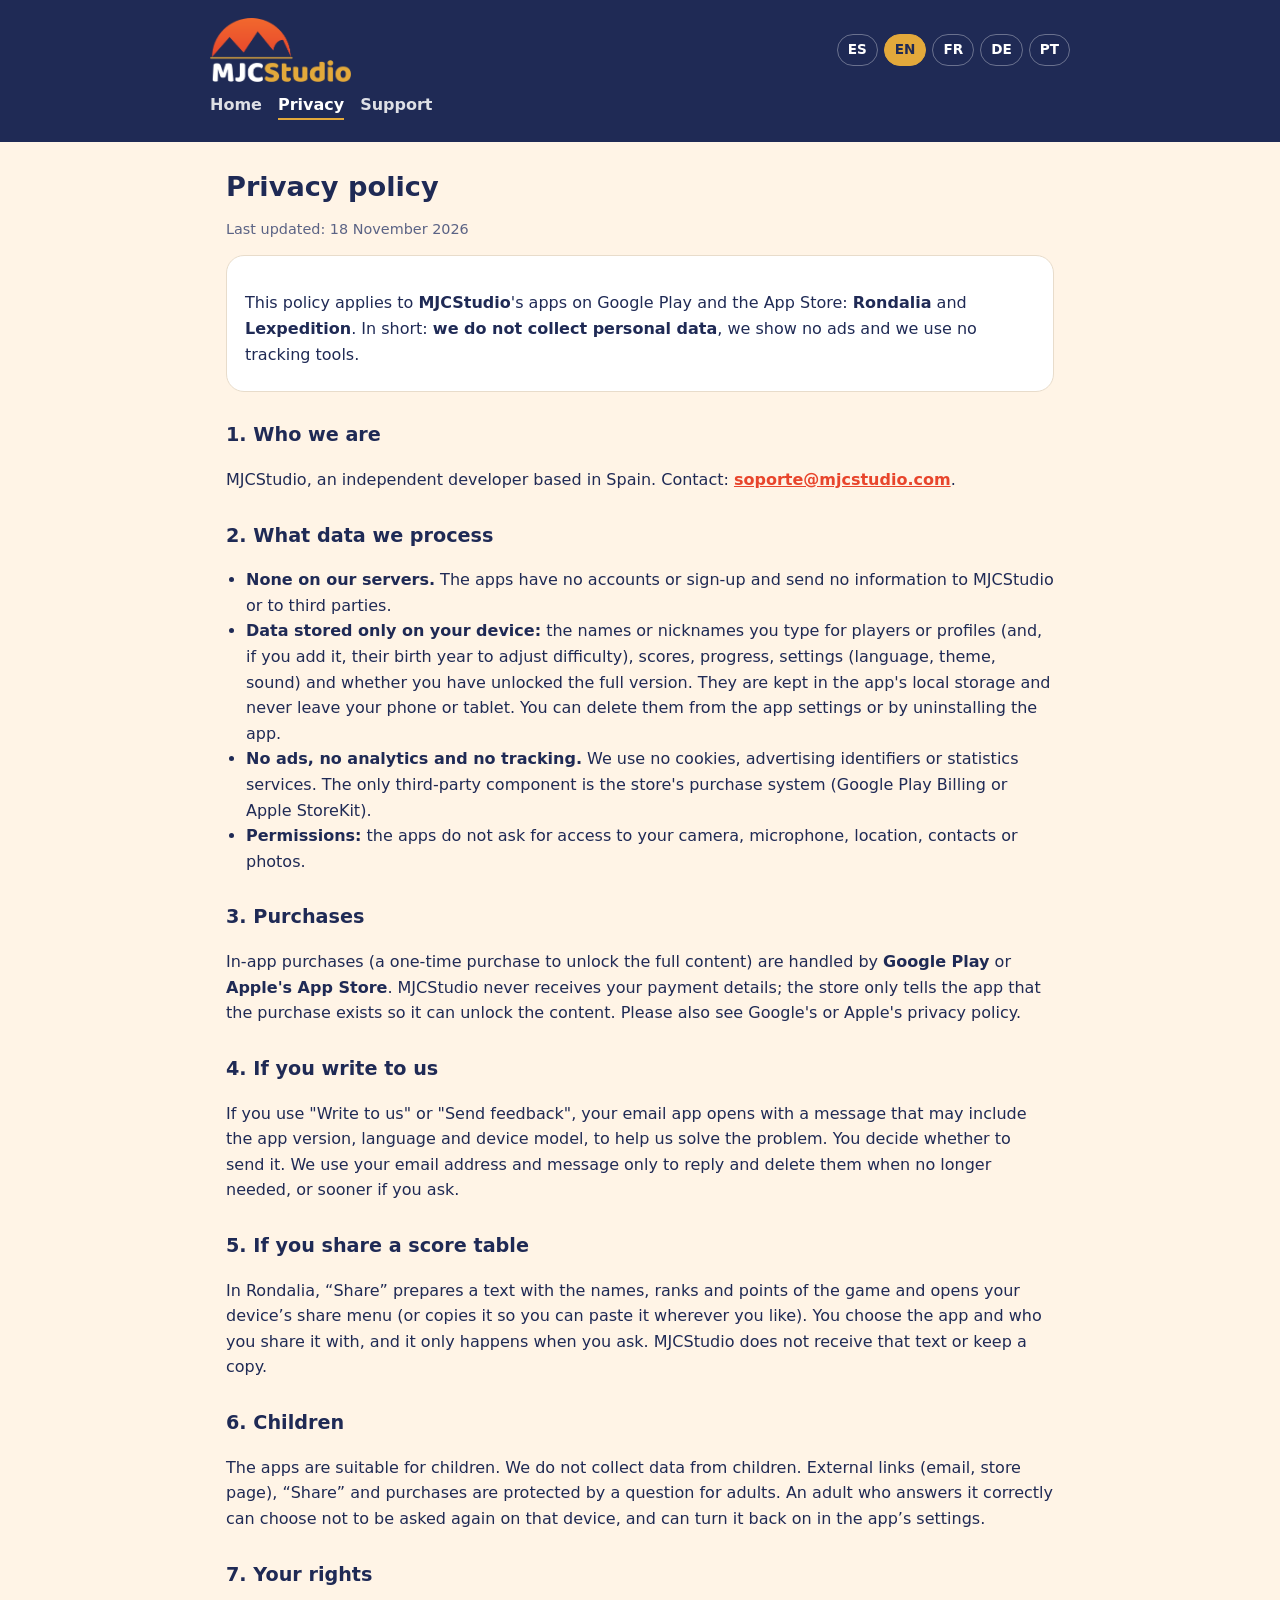
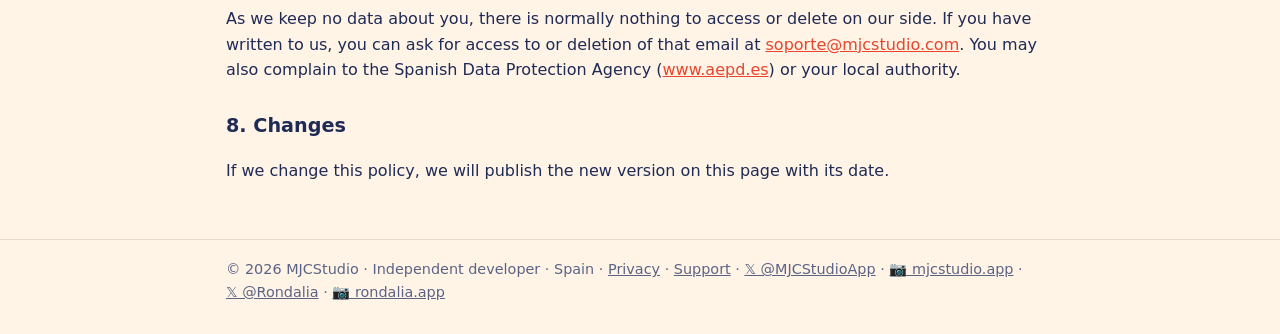
<file: docs/privacidad/index.html>
<!doctype html>
<html lang="es" data-lang="es">
<head>
<meta charset="utf-8">
<meta name="viewport" content="width=device-width,initial-scale=1">
<title>Política de privacidad · MJCStudio</title>
<meta name="t-es" content="Política de privacidad · MJCStudio"><meta name="t-en" content="Privacy policy · MJCStudio"><meta name="t-fr" content="Politique de confidentialité · MJCStudio"><meta name="t-de" content="Datenschutzerklärung · MJCStudio"><meta name="t-pt" content="Política de privacidade · MJCStudio">
<meta name="description" content="MJCStudio: Rondalia (juegos en grupo) y Lexpedition (vocabulario para exámenes de idiomas).">
<link rel="icon" href="../favicon.png">
<link rel="apple-touch-icon" href="../img/apple-touch-icon.png">
<link rel="stylesheet" href="../site.css">
</head>
<body>
<header><div class="wrap" style="max-width:860px;margin:0 auto">
<a class="logo" href="../"><img src="../img/mjcstudio.png" alt="MJCStudio" height="64"></a>
<nav class="langs" aria-label="Idioma / Language"><button data-set="es">ES</button><button data-set="en">EN</button><button data-set="fr">FR</button><button data-set="de">DE</button><button data-set="pt">PT</button></nav>
</div><div class="wrap" style="max-width:860px;margin:0 auto;padding:0"><nav class="menu"><a href="../"><span data-l="es">Inicio</span><span data-l="en">Home</span><span data-l="fr">Accueil</span><span data-l="de">Start</span><span data-l="pt">Início</span></a><a href="../privacidad/" class=on><span data-l="es">Privacidad</span><span data-l="en">Privacy</span><span data-l="fr">Confidentialité</span><span data-l="de">Datenschutz</span><span data-l="pt">Privacidade</span></a><a href="../soporte/"><span data-l="es">Soporte</span><span data-l="en">Support</span><span data-l="fr">Assistance</span><span data-l="de">Support</span><span data-l="pt">Apoio</span></a></nav></div></header>
<main><div class="wrap">
<div data-l="es" lang="es"><h1>Política de privacidad</h1>
<p class="updated">Última actualización: 18 de noviembre de 2026</p>
<div class="box"><p>Esta política se aplica a las apps de <strong>MJCStudio</strong> en Google Play y App Store: <strong>Rondalia</strong> y <strong>Lexpedition</strong>. En pocas palabras: <strong>no recogemos datos personales</strong>, no mostramos anuncios y no usamos herramientas de seguimiento.</p></div>
<h2>1. Responsable</h2>
<p>MJCStudio, desarrollador independiente con sede en España. Contacto: <a class="mail" href="mailto:soporte@mjcstudio.com">soporte@mjcstudio.com</a>.</p>
<h2>2. Qué datos tratamos</h2>
<ul>
<li><strong>Ninguno en nuestros servidores.</strong> Las apps no tienen cuentas ni registro y no envían información a MJCStudio ni a terceros.</li>
<li><strong>Datos guardados solo en tu dispositivo:</strong> los nombres o apodos que escribas para los jugadores o perfiles (y, si lo indicas, su año de nacimiento para ajustar la dificultad), puntuaciones, progreso, ajustes (idioma, tema, sonido) y si has desbloqueado la versión completa. Se guardan en la memoria local de la app y nunca salen del móvil o tableta. Puedes borrarlos desde los ajustes de la app o desinstalándola.</li>
<li><strong>Sin publicidad, sin analítica y sin seguimiento.</strong> No usamos cookies, identificadores publicitarios ni servicios de estadísticas. El único componente de terceros es el sistema de compras de la tienda (Google Play Billing o StoreKit de Apple).</li>
<li><strong>Permisos:</strong> las apps no piden acceso a la cámara, el micrófono, la ubicación, los contactos ni las fotos.</li>
</ul>
<h2>3. Compras</h2>
<p>Las compras dentro de la app (compra única para desbloquear el contenido completo) las gestionan <strong>Google Play</strong> o el <strong>App Store de Apple</strong>. MJCStudio no recibe tus datos de pago; la tienda solo confirma a la app que la compra existe para desbloquear el contenido. Consulta también la política de privacidad de Google o Apple.</p>
<h2>4. Si nos escribes</h2>
<p>Si usas «Escríbenos» o «Enviar comentarios», se abre tu aplicación de correo con un mensaje que puede incluir la versión de la app, el idioma y el modelo del dispositivo, para ayudarnos a resolver el problema. Tú decides si lo envías. Usamos tu dirección de correo y tu mensaje solo para responderte y los borramos cuando ya no son necesarios, o antes si nos lo pides.</p>
<h2>5. Si compartes una tabla de puntos</h2>
<p>En Rondalia, «Compartir» prepara un texto con los nombres, puestos y puntos de la partida y abre el menú de compartir de tu dispositivo (o lo copia, para que lo pegues donde quieras). Tú eliges con qué app y con quién lo compartes, y solo ocurre cuando tú lo pides. MJCStudio no recibe ese texto ni guarda copia.</p>
<h2>6. Menores</h2>
<p>Las apps son aptas para menores. No recogemos datos de niños. Los enlaces externos (correo, ficha de la tienda), «Compartir» y las compras están protegidos por una pregunta para adultos. Una persona adulta que la responda bien puede elegir que no se vuelva a hacer en ese dispositivo, y volver a activarla en los ajustes de la app.</p>
<h2>7. Tus derechos</h2>
<p>Como no guardamos datos tuyos, normalmente no hay nada que consultar ni borrar en nuestro lado. Si nos has escrito, puedes pedir el acceso o la eliminación de ese correo en <a href="mailto:soporte@mjcstudio.com">soporte@mjcstudio.com</a>. También puedes reclamar ante la Agencia Española de Protección de Datos (<a href="https://www.aepd.es">www.aepd.es</a>).</p>
<h2>8. Cambios</h2>
<p>Si cambiamos esta política, publicaremos la nueva versión en esta página con su fecha.</p></div><div data-l="en" lang="en"><h1>Privacy policy</h1>
<p class="updated">Last updated: 18 November 2026</p>
<div class="box"><p>This policy applies to <strong>MJCStudio</strong>'s apps on Google Play and the App Store: <strong>Rondalia</strong> and <strong>Lexpedition</strong>. In short: <strong>we do not collect personal data</strong>, we show no ads and we use no tracking tools.</p></div>
<h2>1. Who we are</h2>
<p>MJCStudio, an independent developer based in Spain. Contact: <a class="mail" href="mailto:soporte@mjcstudio.com">soporte@mjcstudio.com</a>.</p>
<h2>2. What data we process</h2>
<ul>
<li><strong>None on our servers.</strong> The apps have no accounts or sign-up and send no information to MJCStudio or to third parties.</li>
<li><strong>Data stored only on your device:</strong> the names or nicknames you type for players or profiles (and, if you add it, their birth year to adjust difficulty), scores, progress, settings (language, theme, sound) and whether you have unlocked the full version. They are kept in the app's local storage and never leave your phone or tablet. You can delete them from the app settings or by uninstalling the app.</li>
<li><strong>No ads, no analytics and no tracking.</strong> We use no cookies, advertising identifiers or statistics services. The only third-party component is the store's purchase system (Google Play Billing or Apple StoreKit).</li>
<li><strong>Permissions:</strong> the apps do not ask for access to your camera, microphone, location, contacts or photos.</li>
</ul>
<h2>3. Purchases</h2>
<p>In-app purchases (a one-time purchase to unlock the full content) are handled by <strong>Google Play</strong> or <strong>Apple's App Store</strong>. MJCStudio never receives your payment details; the store only tells the app that the purchase exists so it can unlock the content. Please also see Google's or Apple's privacy policy.</p>
<h2>4. If you write to us</h2>
<p>If you use "Write to us" or "Send feedback", your email app opens with a message that may include the app version, language and device model, to help us solve the problem. You decide whether to send it. We use your email address and message only to reply and delete them when no longer needed, or sooner if you ask.</p>
<h2>5. If you share a score table</h2>
<p>In Rondalia, “Share” prepares a text with the names, ranks and points of the game and opens your device’s share menu (or copies it so you can paste it wherever you like). You choose the app and who you share it with, and it only happens when you ask. MJCStudio does not receive that text or keep a copy.</p>
<h2>6. Children</h2>
<p>The apps are suitable for children. We do not collect data from children. External links (email, store page), “Share” and purchases are protected by a question for adults. An adult who answers it correctly can choose not to be asked again on that device, and can turn it back on in the app’s settings.</p>
<h2>7. Your rights</h2>
<p>As we keep no data about you, there is normally nothing to access or delete on our side. If you have written to us, you can ask for access to or deletion of that email at <a href="mailto:soporte@mjcstudio.com">soporte@mjcstudio.com</a>. You may also complain to the Spanish Data Protection Agency (<a href="https://www.aepd.es">www.aepd.es</a>) or your local authority.</p>
<h2>8. Changes</h2>
<p>If we change this policy, we will publish the new version on this page with its date.</p></div><div data-l="fr" lang="fr"><h1>Politique de confidentialité</h1>
<p class="updated">Dernière mise à jour : 18 novembre 2026</p>
<div class="box"><p>Cette politique s'applique aux applis de <strong>MJCStudio</strong> sur Google Play et l'App Store : <strong>Rondalia</strong> et <strong>Lexpedition</strong>. En bref : <strong>nous ne collectons aucune donnée personnelle</strong>, nous n'affichons pas de publicité et n'utilisons aucun outil de suivi.</p></div>
<h2>1. Responsable</h2>
<p>MJCStudio, développeur indépendant basé en Espagne. Contact : <a class="mail" href="mailto:soporte@mjcstudio.com">soporte@mjcstudio.com</a>.</p>
<h2>2. Données traitées</h2>
<ul>
<li><strong>Aucune sur nos serveurs.</strong> Les applis n'ont ni compte ni inscription et n'envoient aucune information à MJCStudio ni à des tiers.</li>
<li><strong>Données enregistrées uniquement sur ton appareil :</strong> les noms ou pseudos saisis pour les joueurs ou profils (et, si tu l'indiques, leur année de naissance pour adapter la difficulté), les scores, la progression, les réglages (langue, thème, son) et le déblocage éventuel de la version complète. Ils restent dans le stockage local de l'appli et ne quittent jamais ton téléphone ou ta tablette. Tu peux les effacer depuis les réglages de l'appli ou en la désinstallant.</li>
<li><strong>Ni publicité, ni statistiques, ni suivi.</strong> Pas de cookies, d'identifiants publicitaires ni de services d'analyse. Le seul composant tiers est le système d'achat de la boutique (Google Play Billing ou StoreKit d'Apple).</li>
<li><strong>Autorisations :</strong> les applis ne demandent pas l'accès à l'appareil photo, au micro, à la localisation, aux contacts ni aux photos.</li>
</ul>
<h2>3. Achats</h2>
<p>Les achats intégrés (achat unique pour débloquer tout le contenu) sont gérés par <strong>Google Play</strong> ou l'<strong>App Store d'Apple</strong>. MJCStudio ne reçoit jamais tes données de paiement ; la boutique indique seulement à l'appli que l'achat existe afin de débloquer le contenu. Consulte aussi la politique de confidentialité de Google ou d'Apple.</p>
<h2>4. Si tu nous écris</h2>
<p>Avec « Écris-nous » ou « Envoyer un avis », ton appli de messagerie s'ouvre avec un message pouvant contenir la version de l'appli, la langue et le modèle de l'appareil, pour nous aider à résoudre le problème. Tu choisis de l'envoyer ou non. Nous utilisons ton adresse e-mail et ton message uniquement pour te répondre et les supprimons quand ils ne sont plus nécessaires, ou avant si tu le demandes.</p>
<h2>5. Si tu partages un tableau de scores</h2>
<p>Dans Rondalia, « Partager » prépare un texte avec les noms, les rangs et les points de la partie et ouvre le menu de partage de ton appareil (ou le copie pour que tu le colles où tu veux). Tu choisis l'appli et les personnes avec qui tu le partages, et cela n'arrive que quand tu le demandes. MJCStudio ne reçoit pas ce texte et n'en garde aucune copie.</p>
<h2>6. Enfants</h2>
<p>Les applis conviennent aux enfants. Nous ne collectons aucune donnée sur les enfants. Les liens externes (e-mail, page de la boutique), « Partager » et les achats sont protégés par une question réservée aux adultes. Un adulte qui y répond correctement peut choisir de ne plus la voir sur cet appareil, et la réactiver dans les réglages de l’appli.</p>
<h2>7. Tes droits</h2>
<p>Comme nous ne conservons aucune donnée te concernant, il n'y a en général rien à consulter ni à effacer de notre côté. Si tu nous as écrit, tu peux demander l'accès à cet e-mail ou sa suppression à <a href="mailto:soporte@mjcstudio.com">soporte@mjcstudio.com</a>. Tu peux aussi saisir l'autorité espagnole de protection des données (<a href="https://www.aepd.es">www.aepd.es</a>) ou la CNIL.</p>
<h2>8. Modifications</h2>
<p>Si nous modifions cette politique, nous publierons la nouvelle version sur cette page avec sa date.</p></div><div data-l="de" lang="de"><h1>Datenschutzerklärung</h1>
<p class="updated">Letzte Aktualisierung: 18. November 2026</p>
<div class="box"><p>Diese Erklärung gilt für die Apps von <strong>MJCStudio</strong> bei Google Play und im App Store: <strong>Rondalia</strong> und <strong>Lexpedition</strong>. Kurz gesagt: <strong>Wir erheben keine personenbezogenen Daten</strong>, zeigen keine Werbung und nutzen keine Tracking-Tools.</p></div>
<h2>1. Verantwortlicher</h2>
<p>MJCStudio, unabhängiger Entwickler mit Sitz in Spanien. Kontakt: <a class="mail" href="mailto:soporte@mjcstudio.com">soporte@mjcstudio.com</a>.</p>
<h2>2. Welche Daten verarbeitet werden</h2>
<ul>
<li><strong>Keine auf unseren Servern.</strong> Die Apps haben kein Konto und keine Anmeldung und senden keine Informationen an MJCStudio oder Dritte.</li>
<li><strong>Nur auf deinem Gerät gespeicherte Daten:</strong> die Namen oder Spitznamen, die du für Spieler oder Profile eingibst (und, falls angegeben, ihr Geburtsjahr für den Schwierigkeitsgrad), Punkte, Fortschritt, Einstellungen (Sprache, Design, Ton) und ob du die Vollversion freigeschaltet hast. Sie liegen im lokalen Speicher der App und verlassen dein Handy oder Tablet nie. Du kannst sie in den Einstellungen der App oder durch Deinstallieren löschen.</li>
<li><strong>Keine Werbung, keine Analyse und kein Tracking.</strong> Keine Cookies, keine Werbe-IDs und keine Statistikdienste. Einziger Drittanbieter-Baustein ist das Kaufsystem des Stores (Google Play Billing oder StoreKit von Apple).</li>
<li><strong>Berechtigungen:</strong> Die Apps fragen nicht nach Zugriff auf Kamera, Mikrofon, Standort, Kontakte oder Fotos.</li>
</ul>
<h2>3. Käufe</h2>
<p>In-App-Käufe (ein Einmalkauf zum Freischalten aller Inhalte) werden von <strong>Google Play</strong> oder dem <strong>App Store von Apple</strong> abgewickelt. MJCStudio erhält niemals deine Zahlungsdaten; der Store teilt der App nur mit, dass der Kauf besteht, damit die Inhalte freigeschaltet werden. Bitte beachte auch die Datenschutzerklärung von Google bzw. Apple.</p>
<h2>4. Wenn du uns schreibst</h2>
<p>Über „Schreib uns“ oder „Feedback senden“ öffnet sich deine E-Mail-App mit einer Nachricht, die App-Version, Sprache und Gerätemodell enthalten kann, damit wir das Problem lösen können. Du entscheidest, ob du sie sendest. Deine E-Mail-Adresse und Nachricht nutzen wir nur für die Antwort und löschen sie, wenn sie nicht mehr gebraucht werden, oder früher auf Wunsch.</p>
<h2>5. Wenn du eine Punktetabelle teilst</h2>
<p>In Rondalia erstellt „Teilen“ einen Text mit den Namen, Plätzen und Punkten der Partie und öffnet das Teilen-Menü deines Geräts (oder kopiert ihn, damit du ihn einfügen kannst, wo du willst). Du wählst die App und mit wem du ihn teilst, und es geschieht nur, wenn du es möchtest. MJCStudio erhält diesen Text nicht und speichert keine Kopie.</p>
<h2>6. Kinder</h2>
<p>Die Apps sind für Kinder geeignet. Wir erheben keine Daten von Kindern. Externe Links (E-Mail, Store-Seite), „Teilen“ und Käufe sind durch eine Frage für Erwachsene geschützt. Ein Erwachsener, der sie richtig beantwortet, kann festlegen, dass sie auf diesem Gerät nicht mehr gestellt wird, und sie in den Einstellungen der App wieder einschalten.</p>
<h2>7. Deine Rechte</h2>
<p>Da wir keine Daten über dich speichern, gibt es bei uns normalerweise nichts einzusehen oder zu löschen. Wenn du uns geschrieben hast, kannst du Auskunft über diese E-Mail oder ihre Löschung unter <a href="mailto:soporte@mjcstudio.com">soporte@mjcstudio.com</a> verlangen. Du kannst dich auch bei der spanischen Datenschutzbehörde (<a href="https://www.aepd.es">www.aepd.es</a>) oder deiner örtlichen Aufsichtsbehörde beschweren.</p>
<h2>8. Änderungen</h2>
<p>Wenn wir diese Erklärung ändern, veröffentlichen wir die neue Fassung mit Datum auf dieser Seite.</p></div><div data-l="pt" lang="pt"><h1>Política de privacidade</h1>
<p class="updated">Última atualização: 18 de novembro de 2026</p>
<div class="box"><p>Esta política aplica-se às apps da <strong>MJCStudio</strong> no Google Play e na App Store: <strong>Rondalia</strong> e <strong>Lexpedition</strong>. Em poucas palavras: <strong>não recolhemos dados pessoais</strong>, não mostramos anúncios e não usamos ferramentas de seguimento.</p></div>
<h2>1. Responsável</h2>
<p>MJCStudio, programador independente com sede em Espanha. Contacto: <a class="mail" href="mailto:soporte@mjcstudio.com">soporte@mjcstudio.com</a>.</p>
<h2>2. Que dados tratamos</h2>
<ul>
<li><strong>Nenhum nos nossos servidores.</strong> As apps não têm contas nem registo e não enviam informação à MJCStudio nem a terceiros.</li>
<li><strong>Dados guardados apenas no teu dispositivo:</strong> os nomes ou alcunhas que escreves para os jogadores ou perfis (e, se o indicares, o ano de nascimento para ajustar a dificuldade), pontuações, progresso, definições (idioma, tema, som) e se desbloqueaste a versão completa. Ficam na memória local da app e nunca saem do telemóvel ou tablet. Podes apagá-los nas definições da app ou desinstalando-a.</li>
<li><strong>Sem publicidade, sem análise e sem seguimento.</strong> Não usamos cookies, identificadores publicitários nem serviços de estatísticas. O único componente de terceiros é o sistema de compras da loja (Google Play Billing ou StoreKit da Apple).</li>
<li><strong>Permissões:</strong> as apps não pedem acesso à câmara, ao microfone, à localização, aos contactos nem às fotografias.</li>
</ul>
<h2>3. Compras</h2>
<p>As compras dentro da app (compra única para desbloquear o conteúdo completo) são geridas pelo <strong>Google Play</strong> ou pela <strong>App Store da Apple</strong>. A MJCStudio nunca recebe os teus dados de pagamento; a loja apenas confirma à app que a compra existe para desbloquear o conteúdo. Consulta também a política de privacidade da Google ou da Apple.</p>
<h2>4. Se nos escreveres</h2>
<p>Se usares «Escreve-nos» ou «Enviar comentário», abre-se a tua app de e-mail com uma mensagem que pode incluir a versão da app, o idioma e o modelo do dispositivo, para nos ajudar a resolver o problema. Tu decides se a envias. Usamos o teu endereço de e-mail e a tua mensagem apenas para te responder e apagamo-los quando deixam de ser necessários, ou antes, se nos pedires.</p>
<h2>5. Se partilhares uma tabela de pontos</h2>
<p>Na Rondalia, «Partilhar» prepara um texto com os nomes, os lugares e os pontos da partida e abre o menu de partilha do teu dispositivo (ou copia-o para o colares onde quiseres). Tu escolhes a app e com quem o partilhas, e só acontece quando o pedes. A MJCStudio não recebe esse texto nem guarda nenhuma cópia.</p>
<h2>6. Menores</h2>
<p>As apps são adequadas para menores. Não recolhemos dados de crianças. As ligações externas (e-mail, página da loja), «Partilhar» e as compras estão protegidas por uma pergunta para adultos. Um adulto que lhe responda corretamente pode escolher que não volte a ser feita nesse dispositivo, e voltar a ativá-la nas definições da app.</p>
<h2>7. Os teus direitos</h2>
<p>Como não guardamos dados teus, normalmente não há nada para consultar nem apagar do nosso lado. Se nos escreveste, podes pedir o acesso a esse e-mail ou a sua eliminação em <a href="mailto:soporte@mjcstudio.com">soporte@mjcstudio.com</a>. Podes também apresentar reclamação à autoridade espanhola de proteção de dados (<a href="https://www.aepd.es">www.aepd.es</a>) ou à Comissão Nacional de Proteção de Dados (<a href="https://www.cnpd.pt">www.cnpd.pt</a>).</p>
<h2>8. Alterações</h2>
<p>Se alterarmos esta política, publicaremos a nova versão nesta página com a respetiva data.</p></div>
</div></main>
<footer><div class="wrap"><span data-l="es" lang="es">© 2026 MJCStudio · Desarrollador independiente · España</span><span data-l="en" lang="en">© 2026 MJCStudio · Independent developer · Spain</span><span data-l="fr" lang="fr">© 2026 MJCStudio · Développeur indépendant · Espagne</span><span data-l="de" lang="de">© 2026 MJCStudio · Unabhängiger Entwickler · Spanien</span><span data-l="pt" lang="pt">© 2026 MJCStudio · Programador independente · Espanha</span> · <a href="../privacidad/"><span data-l="es">Privacidad</span><span data-l="en">Privacy</span><span data-l="fr">Confidentialité</span><span data-l="de">Datenschutz</span><span data-l="pt">Privacidade</span></a> · <a href="../soporte/"><span data-l="es">Soporte</span><span data-l="en">Support</span><span data-l="fr">Assistance</span><span data-l="de">Support</span><span data-l="pt">Apoio</span></a> · <a href="https://x.com/MJCStudioApp" rel="noopener" aria-label="MJCStudio en X">𝕏 @MJCStudioApp</a> · <a href="https://www.instagram.com/mjcstudio.app/" rel="noopener" aria-label="MJCStudio en Instagram">📷 mjcstudio.app</a> · <a href="https://x.com/Rondalia" rel="noopener" aria-label="Rondalia en X">𝕏 @Rondalia</a> · <a href="https://www.instagram.com/rondalia.app/" rel="noopener" aria-label="Rondalia en Instagram">📷 rondalia.app</a></div></footer>
<script src="../lang.js"></script>
</body>
</html>
</file>
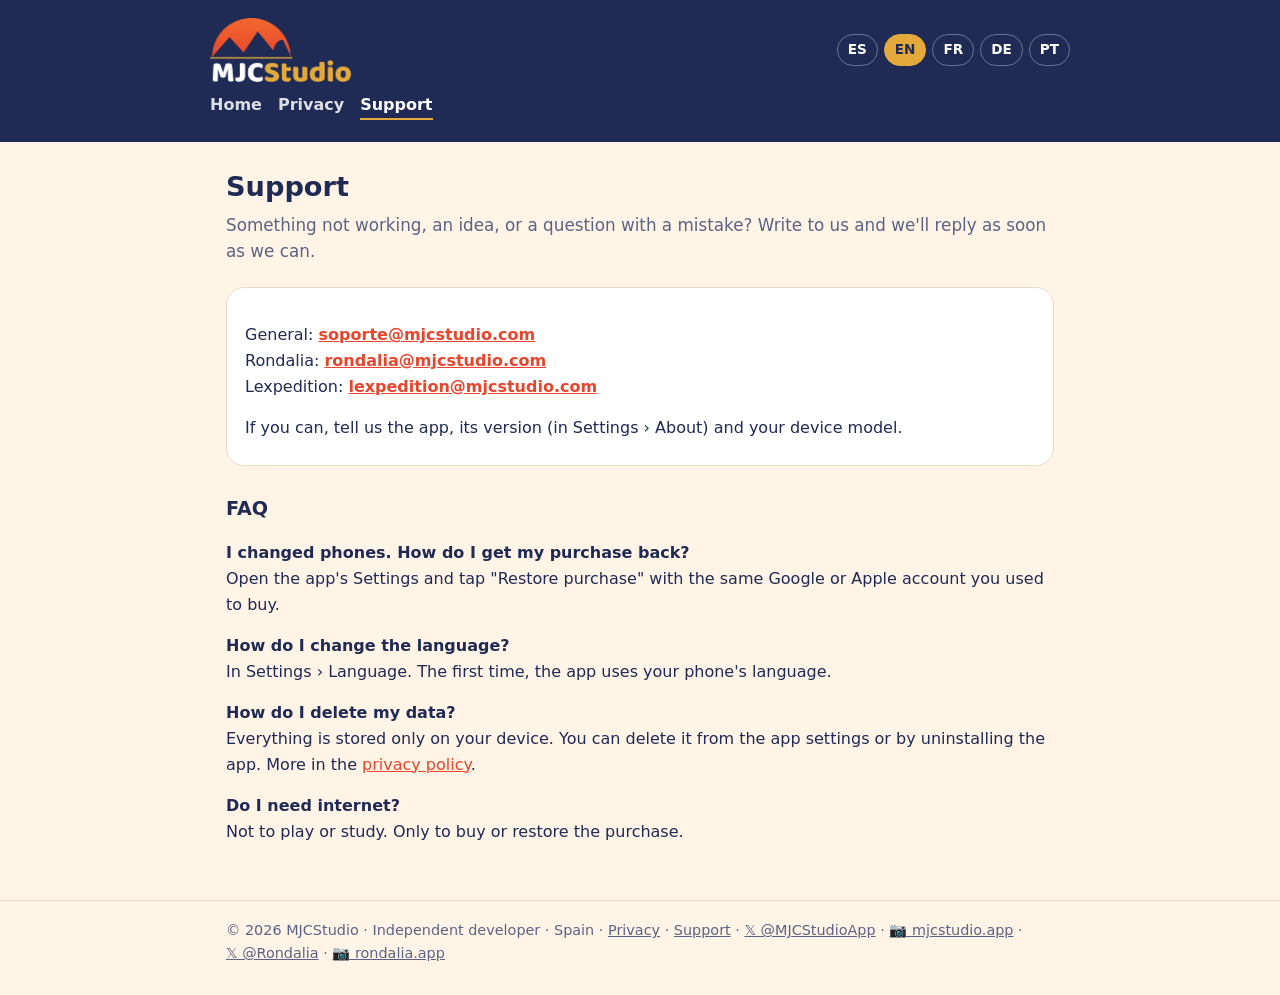
<file: docs/soporte/index.html>
<!doctype html>
<html lang="es" data-lang="es">
<head>
<meta charset="utf-8">
<meta name="viewport" content="width=device-width,initial-scale=1">
<title>Soporte · MJCStudio</title>
<meta name="t-es" content="Soporte · MJCStudio"><meta name="t-en" content="Support · MJCStudio"><meta name="t-fr" content="Assistance · MJCStudio"><meta name="t-de" content="Support · MJCStudio"><meta name="t-pt" content="Apoio · MJCStudio">
<meta name="description" content="MJCStudio: Rondalia (juegos en grupo) y Lexpedition (vocabulario para exámenes de idiomas).">
<link rel="icon" href="../favicon.png">
<link rel="apple-touch-icon" href="../img/apple-touch-icon.png">
<link rel="stylesheet" href="../site.css">
</head>
<body>
<header><div class="wrap" style="max-width:860px;margin:0 auto">
<a class="logo" href="../"><img src="../img/mjcstudio.png" alt="MJCStudio" height="64"></a>
<nav class="langs" aria-label="Idioma / Language"><button data-set="es">ES</button><button data-set="en">EN</button><button data-set="fr">FR</button><button data-set="de">DE</button><button data-set="pt">PT</button></nav>
</div><div class="wrap" style="max-width:860px;margin:0 auto;padding:0"><nav class="menu"><a href="../"><span data-l="es">Inicio</span><span data-l="en">Home</span><span data-l="fr">Accueil</span><span data-l="de">Start</span><span data-l="pt">Início</span></a><a href="../privacidad/"><span data-l="es">Privacidad</span><span data-l="en">Privacy</span><span data-l="fr">Confidentialité</span><span data-l="de">Datenschutz</span><span data-l="pt">Privacidade</span></a><a href="../soporte/" class=on><span data-l="es">Soporte</span><span data-l="en">Support</span><span data-l="fr">Assistance</span><span data-l="de">Support</span><span data-l="pt">Apoio</span></a></nav></div></header>
<main><div class="wrap">
<div data-l="es" lang="es"><h1>Soporte</h1>
<p class="lead">¿Algo no funciona, tienes una idea o quieres avisarnos de una pregunta con un error? Escríbenos y te respondemos lo antes posible.</p>
<div class="box">
<p>General: <a class="mail" href="mailto:soporte@mjcstudio.com">soporte@mjcstudio.com</a><br>
Rondalia: <a class="mail" href="mailto:rondalia@mjcstudio.com">rondalia@mjcstudio.com</a><br>
Lexpedition: <a class="mail" href="mailto:lexpedition@mjcstudio.com">lexpedition@mjcstudio.com</a></p>
<p>Si puedes, indica la app, su versión (está en Ajustes › Acerca de) y el modelo de tu móvil.</p></div>
<h2>Preguntas frecuentes</h2>
<p><strong>He cambiado de móvil, ¿cómo recupero la compra?</strong><br>Entra en Ajustes de la app y pulsa «Restaurar compra» con la misma cuenta de Google o Apple con la que compraste.</p>
<p><strong>¿Cómo cambio el idioma?</strong><br>En Ajustes › Idioma. La primera vez la app usa el idioma de tu móvil.</p>
<p><strong>¿Cómo borro mis datos?</strong><br>Todo se guarda solo en tu dispositivo. Puedes borrarlo desde los ajustes de la app o desinstalándola. Más detalles en la <a href="../privacidad/">política de privacidad</a>.</p>
<p><strong>¿Necesito internet?</strong><br>No para jugar o estudiar. Solo para comprar o restaurar la compra.</p></div><div data-l="en" lang="en"><h1>Support</h1>
<p class="lead">Something not working, an idea, or a question with a mistake? Write to us and we'll reply as soon as we can.</p>
<div class="box">
<p>General: <a class="mail" href="mailto:soporte@mjcstudio.com">soporte@mjcstudio.com</a><br>
Rondalia: <a class="mail" href="mailto:rondalia@mjcstudio.com">rondalia@mjcstudio.com</a><br>
Lexpedition: <a class="mail" href="mailto:lexpedition@mjcstudio.com">lexpedition@mjcstudio.com</a></p>
<p>If you can, tell us the app, its version (in Settings › About) and your device model.</p></div>
<h2>FAQ</h2>
<p><strong>I changed phones. How do I get my purchase back?</strong><br>Open the app's Settings and tap "Restore purchase" with the same Google or Apple account you used to buy.</p>
<p><strong>How do I change the language?</strong><br>In Settings › Language. The first time, the app uses your phone's language.</p>
<p><strong>How do I delete my data?</strong><br>Everything is stored only on your device. You can delete it from the app settings or by uninstalling the app. More in the <a href="../privacidad/">privacy policy</a>.</p>
<p><strong>Do I need internet?</strong><br>Not to play or study. Only to buy or restore the purchase.</p></div><div data-l="fr" lang="fr"><h1>Assistance</h1>
<p class="lead">Un souci, une idée ou une question avec une erreur ? Écris-nous, nous répondons dès que possible.</p>
<div class="box">
<p>Général : <a class="mail" href="mailto:soporte@mjcstudio.com">soporte@mjcstudio.com</a><br>
Rondalia : <a class="mail" href="mailto:rondalia@mjcstudio.com">rondalia@mjcstudio.com</a><br>
Lexpedition : <a class="mail" href="mailto:lexpedition@mjcstudio.com">lexpedition@mjcstudio.com</a></p>
<p>Si possible, indique l'appli, sa version (dans Réglages › À propos) et le modèle de ton appareil.</p></div>
<h2>Questions fréquentes</h2>
<p><strong>J'ai changé de téléphone, comment récupérer mon achat ?</strong><br>Ouvre les Réglages de l'appli et touche « Restaurer l'achat » avec le même compte Google ou Apple que lors de l'achat.</p>
<p><strong>Comment changer la langue ?</strong><br>Dans Réglages › Langue. La première fois, l'appli utilise la langue de ton téléphone.</p>
<p><strong>Comment effacer mes données ?</strong><br>Tout est enregistré uniquement sur ton appareil. Tu peux l'effacer depuis les réglages de l'appli ou en la désinstallant. Plus d'infos dans la <a href="../privacidad/">politique de confidentialité</a>.</p>
<p><strong>Faut-il internet ?</strong><br>Non pour jouer ou étudier. Seulement pour acheter ou restaurer l'achat.</p></div><div data-l="de" lang="de"><h1>Support</h1>
<p class="lead">Etwas funktioniert nicht, du hast eine Idee oder einen Fehler in einer Frage gefunden? Schreib uns, wir antworten so schnell wie möglich.</p>
<div class="box">
<p>Allgemein: <a class="mail" href="mailto:soporte@mjcstudio.com">soporte@mjcstudio.com</a><br>
Rondalia: <a class="mail" href="mailto:rondalia@mjcstudio.com">rondalia@mjcstudio.com</a><br>
Lexpedition: <a class="mail" href="mailto:lexpedition@mjcstudio.com">lexpedition@mjcstudio.com</a></p>
<p>Wenn möglich, nenne die App, ihre Version (unter Einstellungen › Über) und dein Gerätemodell.</p></div>
<h2>Häufige Fragen</h2>
<p><strong>Ich habe ein neues Handy. Wie bekomme ich meinen Kauf zurück?</strong><br>Öffne die Einstellungen der App und tippe auf „Kauf wiederherstellen“, mit demselben Google- oder Apple-Konto wie beim Kauf.</p>
<p><strong>Wie ändere ich die Sprache?</strong><br>Unter Einstellungen › Sprache. Beim ersten Start nutzt die App die Sprache deines Handys.</p>
<p><strong>Wie lösche ich meine Daten?</strong><br>Alles wird nur auf deinem Gerät gespeichert. Du kannst es in den Einstellungen der App oder durch Deinstallieren löschen. Mehr dazu in der <a href="../privacidad/">Datenschutzerklärung</a>.</p>
<p><strong>Brauche ich Internet?</strong><br>Nicht zum Spielen oder Lernen. Nur zum Kaufen oder Wiederherstellen.</p></div><div data-l="pt" lang="pt"><h1>Apoio</h1>
<p class="lead">Alguma coisa não funciona, tens uma ideia ou encontraste uma pergunta com um erro? Escreve-nos e respondemos o mais depressa possível.</p>
<div class="box">
<p>Geral: <a class="mail" href="mailto:soporte@mjcstudio.com">soporte@mjcstudio.com</a><br>
Rondalia: <a class="mail" href="mailto:rondalia@mjcstudio.com">rondalia@mjcstudio.com</a><br>
Lexpedition: <a class="mail" href="mailto:lexpedition@mjcstudio.com">lexpedition@mjcstudio.com</a></p>
<p>Se puderes, indica a app, a versão (está em Definições › Acerca de) e o modelo do teu telemóvel.</p></div>
<h2>Perguntas frequentes</h2>
<p><strong>Mudei de telemóvel. Como recupero a compra?</strong><br>Abre as Definições da app e toca em «Restaurar compra» com a mesma conta Google ou Apple com que compraste.</p>
<p><strong>Como mudo o idioma?</strong><br>Em Definições › Idioma. Da primeira vez, a app usa o idioma do teu telemóvel.</p>
<p><strong>Como apago os meus dados?</strong><br>Tudo fica guardado apenas no teu dispositivo. Podes apagá-lo nas definições da app ou desinstalando-a. Mais detalhes na <a href="../privacidad/">política de privacidade</a>.</p>
<p><strong>Preciso de internet?</strong><br>Não para jogar ou estudar. Só para comprar ou restaurar a compra.</p></div>
</div></main>
<footer><div class="wrap"><span data-l="es" lang="es">© 2026 MJCStudio · Desarrollador independiente · España</span><span data-l="en" lang="en">© 2026 MJCStudio · Independent developer · Spain</span><span data-l="fr" lang="fr">© 2026 MJCStudio · Développeur indépendant · Espagne</span><span data-l="de" lang="de">© 2026 MJCStudio · Unabhängiger Entwickler · Spanien</span><span data-l="pt" lang="pt">© 2026 MJCStudio · Programador independente · Espanha</span> · <a href="../privacidad/"><span data-l="es">Privacidad</span><span data-l="en">Privacy</span><span data-l="fr">Confidentialité</span><span data-l="de">Datenschutz</span><span data-l="pt">Privacidade</span></a> · <a href="../soporte/"><span data-l="es">Soporte</span><span data-l="en">Support</span><span data-l="fr">Assistance</span><span data-l="de">Support</span><span data-l="pt">Apoio</span></a> · <a href="https://x.com/MJCStudioApp" rel="noopener" aria-label="MJCStudio en X">𝕏 @MJCStudioApp</a> · <a href="https://www.instagram.com/mjcstudio.app/" rel="noopener" aria-label="MJCStudio en Instagram">📷 mjcstudio.app</a> · <a href="https://x.com/Rondalia" rel="noopener" aria-label="Rondalia en X">𝕏 @Rondalia</a> · <a href="https://www.instagram.com/rondalia.app/" rel="noopener" aria-label="Rondalia en Instagram">📷 rondalia.app</a></div></footer>
<script src="../lang.js"></script>
</body>
</html>
</file>
<file: docs/site.css>
:root{--navy:#1F2A55;--navy2:#172042;--gold:#E3A93B;--orange:#F2692E;--red:#E8452C;--cream:#FFF4E6;--ink:#1F2A55;--muted:#5b6385;--card:#ffffff;--line:#e8dccb;color-scheme:light}
*{box-sizing:border-box}
html{-webkit-text-size-adjust:100%}
body{margin:0;background:var(--cream);color:var(--ink);font:16px/1.6 system-ui,-apple-system,"Segoe UI",Roboto,Ubuntu,sans-serif}
a{color:var(--red)}
header{background:var(--navy);color:#fff;padding:18px 16px 22px}
.wrap{max-width:860px;margin:0 auto;padding:0 16px}
header .wrap{display:flex;align-items:center;justify-content:space-between;gap:12px;flex-wrap:wrap;padding:0}
.logo img{height:64px;width:auto;display:block}
nav.langs{display:flex;gap:6px}
nav.langs button{font:inherit;font-size:.85rem;font-weight:700;border:1.5px solid #ffffff55;background:transparent;color:#fff;border-radius:999px;padding:4px 10px;cursor:pointer}
nav.langs button[aria-pressed=true]{background:var(--gold);border-color:var(--gold);color:var(--navy)}
nav.menu{display:flex;gap:16px;margin-top:10px;flex-wrap:wrap}
nav.menu a{color:#fff;text-decoration:none;font-weight:600;opacity:.85}
nav.menu a.on{opacity:1;border-bottom:2px solid var(--gold)}
main{padding:28px 0 40px}
h1{font-size:1.7rem;line-height:1.25;margin:0 0 8px}
h2{font-size:1.2rem;margin:28px 0 8px}
.lead{color:var(--muted);font-size:1.05rem;margin:0 0 22px}
.apps{display:grid;grid-template-columns:1fr;gap:14px}
@media(min-width:640px){.apps{grid-template-columns:1fr 1fr}}
.app{background:var(--card);border:1px solid var(--line);border-radius:18px;padding:18px;display:flex;gap:14px;align-items:flex-start}
.app img{width:64px;height:64px;border-radius:16px;flex:0 0 64px}
.app h3{margin:0 0 4px;font-size:1.15rem}
.app p{margin:0 0 8px;color:var(--muted)}
.tag{display:inline-block;font-size:.78rem;font-weight:700;background:#fde9d6;color:#9a3b10;border-radius:999px;padding:2px 10px}
.box{background:var(--card);border:1px solid var(--line);border-radius:18px;padding:18px 18px 8px;margin:14px 0}
.box h2:first-child{margin-top:0}
.mail{font-weight:700;overflow-wrap:anywhere}
ul{padding-left:20px}
footer{border-top:1px solid var(--line);padding:18px 0 30px;color:var(--muted);font-size:.9rem}
footer a{color:var(--muted)}
.updated{color:var(--muted);font-size:.9rem}
[data-l]{display:none}
html[data-lang=es] [data-l=es],html[data-lang=en] [data-l=en],html[data-lang=fr] [data-l=fr],html[data-lang=de] [data-l=de],html[data-lang=pt] [data-l=pt]{display:revert}
.hero{padding-top:4px}
.cta{display:flex;gap:10px;flex-wrap:wrap;margin:6px 0 8px}
.btn{display:inline-block;text-decoration:none;font-weight:800;border-radius:999px;padding:11px 18px;color:#fff;box-shadow:0 3px 0 rgba(0,0,0,.18)}
.btn.r{background:linear-gradient(135deg,#F2692E,#E8452C)}
.btn.l{background:var(--navy)}
.appsec{background:var(--card);border:1px solid var(--line);border-radius:22px;padding:20px 18px;margin:22px 0;scroll-margin-top:12px}
.apphead{display:flex;gap:14px;align-items:center;margin-bottom:6px}
.apphead img{width:72px;height:72px;border-radius:18px;flex:0 0 72px}
.apphead h2{margin:0;font-size:1.5rem}
.kicker{margin:2px 0 0;color:var(--red);font-weight:700}
.feats{display:grid;grid-template-columns:1fr;gap:12px;margin:16px 0}
@media(min-width:640px){.feats{grid-template-columns:1fr 1fr}.feat:last-child:nth-child(odd){grid-column:1/-1}}
.feat{display:flex;gap:12px;align-items:flex-start;background:#fbf6ef;border-radius:14px;padding:12px}
.feat .fi{font-size:1.5rem;line-height:1.2;flex:0 0 auto}
.feat div{color:var(--muted);font-size:.95rem}
.feat strong{color:var(--ink)}
.shots{display:flex;gap:12px;overflow-x:auto;padding:4px 2px 10px;scroll-snap-type:x mandatory}
.shots img{flex:0 0 auto;width:min(46%,270px);min-width:150px;height:auto;border-radius:22px;border:6px solid var(--navy);box-shadow:0 8px 20px rgba(31,42,85,.18);scroll-snap-align:start}
.appsec h3{margin:14px 0 8px}
.chips{display:flex;flex-wrap:wrap;gap:8px;margin:10px 0}
.chips span{background:#fde9d6;color:#7a2d0c;border-radius:999px;padding:4px 12px;font-weight:600;font-size:.9rem}
.note{color:var(--muted);font-size:.95rem;margin-top:12px}
.rota-ico{width:1.4em;height:1.4em;vertical-align:-.35em;margin-right:2px}
.promise ul{padding-left:20px}

.beta{margin:18px 0 4px;padding:14px 16px;border:2px dashed #c9d3e6;border-radius:16px;background:#f6f8fc}
.beta h3{margin:0 0 6px}
.beta p{margin:6px 0}
.beta .small{font-size:.85rem;color:#4a5568}
.btn.ghost{background:#fff;color:var(--navy);border:2px solid var(--navy);box-shadow:none}
.beta .btn{min-height:44px;line-height:1.3}
.idea{text-align:center}.idea .cta{justify-content:center}
a[href^="https://x.com"],a[href^="https://www.instagram.com"]{white-space:nowrap}

.store{margin:18px 0 4px;padding:14px 16px;border:2px solid #c9d3e6;border-radius:16px;background:#fff}
.store h3{margin:0 0 6px}.store p{margin:6px 0}.store .btn{min-height:44px;line-height:1.3}

/* 6.16: las cuatro formas de jugar de Rondalia */
.modes-h{margin:18px 0 0}
.modes .feats{grid-template-columns:1fr 1fr;margin:10px 0 20px}
.modes .feat{background:#eef2fd;border:2px solid #c9d3f4}
@media (max-width:520px){.modes .feats{grid-template-columns:1fr}}
</file>
